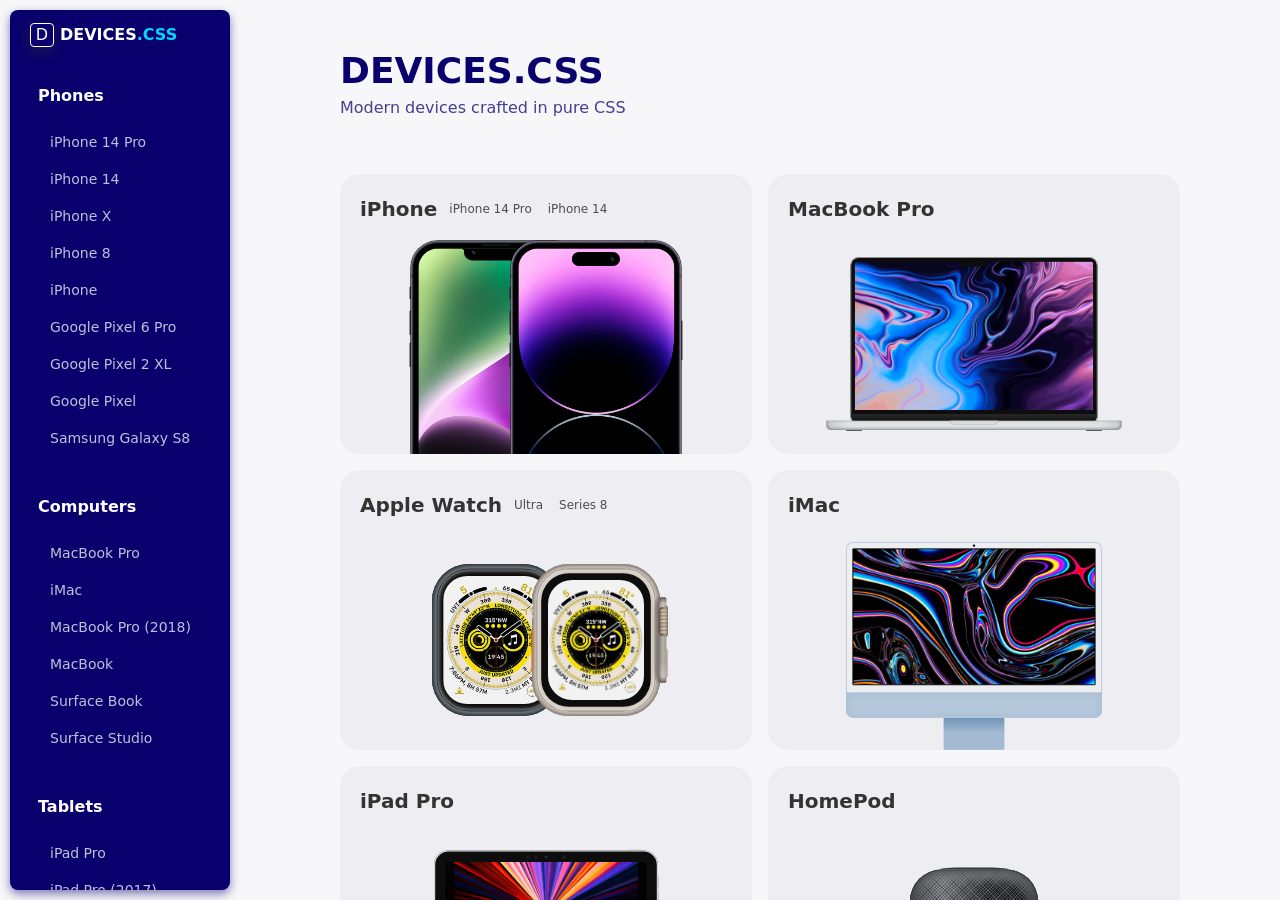
<file: index.html>
<!DOCTYPE html>
<html lang="en">

<head>
  <title>Devices.css - Modern devices crafted in pure CSS</title>
  <meta charset="utf-8">
  <meta name="robots" content="index, follow">
  <meta name="viewport" content="width=device-width, initial-scale=1.0, shrink-to-fit=no">
  <meta http-equiv="x-ua-compatible" content="ie=edge">
  <meta name="description"
    content="Modern devices crafted in pure CSS. Pure CSS iPhone 14 Pro, iPhone 14, MacBook Pro, iPad Pro, iMac, Apple Watch Ultra, HomePod, iPhone 1st gen, and Surface family devices.">
  <meta name="author" content="@Pro-Bandey">
  <meta property="og:url" content="https://pro-bandey.github.iodevices.css">
  <meta property="og:title" content="Devices.css - Modern devices crafted in pure CSS">
  <meta property="og:type" content="website">
  <meta property="og:description"
    content="Modern devices crafted in pure CSS. Pure CSS iPhone 14 Pro, iPhone 14, MacBook Pro, iPad Pro, iMac, Apple Watch Ultra, HomePod, iPhone 1st gen, and Surface family devices.">
  <meta property="og:image" content="./src/social-image.jpg">
  <meta name="twitter:card" content="summary">
  <meta name="twitter:site" content="@Pro-Bandey">
  <meta name="twitter:creator" content="@Pro-Bandey">
  <link rel="icon" href="./src/favicon.svg">
  <link rel="stylesheet" href="./src/css/demo.min.css">
  <link rel="stylesheet" href="./src/css/devices.min.css">
  <link rel="canonical" href="https://pro-bandey.github.iodevices.css">
</head>

<body>
  <input class="rework-switch" type="checkbox" id="rework-switch" name="rework-switch" hidden>
  <div class="rework-container">
    <label class="rework-overlay" for="rework-switch"></label>
    <div class="rework-brand rework-brand-fixed"><a class="brand-logo" href="./"><span
          class="brand-primary">D</span><span class="brand-secondary ml-1">DEVICES</span><span
          class="brand-extra">.CSS</span></a>
      <label class="brand-homebtn c-hand" for="rework-switch">
        <div class="icon-menu"></div>
      </label>
    </div>
    <div class="section-aside">
      <div class="sidebar-container">
        <div class="rework-brand"><a class="brand-logo" href="./"><span class="brand-primary">D</span><span
              class="brand-secondary ml-1">DEVICES</span><span class="brand-extra">.CSS</span>
            <h1 class="text-assistive">Devices.css</h1>
          </a></div>
        <nav class="rework-menu"><a class="menu-parent" href="./phones">Phones</a>
          <ul class="menu menu-nav">
            <li class="menu-item"><a class="rework-title" href="./phones#iphone-14-pro">iPhone 14 Pro</a></li>
            <li class="menu-item"><a class="rework-title" href="./phones#iphone-14">iPhone 14</a></li>
            <li class="menu-item"><a class="rework-title" href="./phones#iphone-x">iPhone X</a></li>
            <li class="menu-item"><a class="rework-title" href="./phones#iphone-8">iPhone 8</a></li>
            <li class="menu-item"><a class="rework-title" href="./phones#the-iphone">iPhone</a></li>
            <li class="menu-item"><a class="rework-title" href="./phones#google-pixel-6-pro">Google Pixel 6 Pro</a></li>
            <li class="menu-item"><a class="rework-title" href="./phones#google-pixel-2-xl">Google Pixel 2 XL</a></li>
            <li class="menu-item"><a class="rework-title" href="./phones#google-pixel">Google Pixel</a></li>
            <li class="menu-item"><a class="rework-title" href="./phones#samsung-galaxy-s8">Samsung Galaxy S8</a></li>
          </ul><a class="menu-parent" href="./computers/">Computers</a>
          <ul class="menu menu-nav">
            <li class="menu-item"><a class="rework-title" href="./computers/#macbook-pro">MacBook Pro</a></li>
            <li class="menu-item"><a class="rework-title" href="./computers/#imac">iMac</a></li>
            <li class="menu-item"><a class="rework-title" href="./computers/#macbook-pro-2018">MacBook Pro (2018)</a>
            </li>
            <li class="menu-item"><a class="rework-title" href="./computers/#macbook">MacBook</a></li>
            <li class="menu-item"><a class="rework-title" href="./computers/#surface-book">Surface Book</a></li>
            <li class="menu-item"><a class="rework-title" href="./computers/#surface-studio">Surface Studio</a></li>
          </ul><a class="menu-parent" href="./tablets/">Tablets</a>
          <ul class="menu menu-nav">
            <li class="menu-item"><a class="rework-title" href="./tablets/#ipad-pro">iPad Pro</a></li>
            <li class="menu-item"><a class="rework-title" href="./tablets/#ipad-pro-2017">iPad Pro (2017)</a></li>
            <li class="menu-item"><a class="rework-title" href="./tablets/#surface-pro-2017">Surface Pro</a></li>
          </ul><a class="menu-parent" href="./watches/">Watches</a>
          <ul class="menu menu-nav">
            <li class="menu-item"><a class="rework-title" href="./watches/#apple-watch-ultra">Apple Watch Ultra</a>
            </li>
            <li class="menu-item"><a class="rework-title" href="./watches/#apple-watch-series-8">Apple Watch Series
                8</a></li>
          </ul><a class="menu-parent" href="./accessories/">Accessories</a>
          <ul class="menu menu-nav">
            <li class="menu-item"><a class="rework-title" href="./accessories/#homepod">HomePod</a></li>
            <li class="menu-item"><a class="rework-title" href="./accessories/#pro-display-xdr">Pro Display XDR</a>
            </li>
          </ul>
        </nav>
      </div>
    </div>
    <main class="section-main">
      <div class="container grid-md">
        <div class="columns">
          <div class="hero-container column col-12">
            <div class="rework-hero">
              <div class="hero-content">
                <h1 class="hero-title">DEVICES.CSS</h1>
                <h2 class="hero-subtitle">Modern devices crafted in pure CSS</h2>
              </div>
            </div>
          </div>
        </div>
        <div class="columns">
          <div class="column col-6 col-md-12"><a class="hero-section" href="./phones#iphone-14-pro" target="_blank">
              <div class="demo-title">iPhone<small class="label label-gray ml-2">iPhone 14 Pro</small><small
                  class="label label-gray ml-2">iPhone 14</small></div>
              <div class="demo demo-iphone-14">
                <div class="device device-iphone-14">
                  <div class="device-frame"><img class="device-screen" src="./src/img/bg-iphone-14.jpg"></div>
                  <div class="device-stripe"></div>
                  <div class="device-header"></div>
                  <div class="device-sensors"></div>
                  <div class="device-btns"></div>
                  <div class="device-power"></div>
                  <div class="device-home"></div>
                </div>
              </div>
              <div class="demo demo-iphone-14-pro">
                <div class="device device-iphone-14-pro">
                  <div class="device-frame"><img class="device-screen" src="./src/img/bg-iphone-14-pro.jpg"></div>
                  <div class="device-stripe"></div>
                  <div class="device-header"></div>
                  <div class="device-sensors"></div>
                  <div class="device-btns"></div>
                  <div class="device-power"></div>
                  <div class="device-home"></div>
                </div>
              </div>
            </a></div>
          <div class="column col-6 col-md-12"><a class="hero-section" href="./computers/#macbook-pro" target="_blank">
              <div class="demo-title">MacBook Pro</div>
              <div class="demo demo-macbook-pro">
                <div class="device device-macbook-pro">
                  <div class="device-frame"><img class="device-screen" src="./src/img/bg-10.jpg"></div>
                  <div class="device-stripe"></div>
                  <div class="device-header"></div>
                  <div class="device-sensors"></div>
                  <div class="device-btns"></div>
                  <div class="device-power"></div>
                  <div class="device-home"></div>
                </div>
              </div>
            </a></div>
          <div class="column col-6 col-md-12"><a class="hero-section" href="./watches/#apple-watch-ultra"
              target="_blank">
              <div class="demo-title">Apple Watch<small class="label label-gray ml-2">Ultra</small><small
                  class="label label-gray ml-2">Series 8</small></div>
              <div class="demo demo-apple-watch">
                <div class="device device-apple-watch-s8">
                  <div class="device-frame"><img class="device-screen" src="./src/img/bg-watch.jpg"></div>
                  <div class="device-stripe"></div>
                  <div class="device-header"></div>
                  <div class="device-sensors"></div>
                  <div class="device-btns"></div>
                  <div class="device-power"></div>
                  <div class="device-home"></div>
                </div>
              </div>
              <div class="demo demo-apple-watch">
                <div class="device device-apple-watch-ultra">
                  <div class="device-frame"><img class="device-screen" src="./src/img/bg-watch.jpg"></div>
                  <div class="device-stripe"></div>
                  <div class="device-header"></div>
                  <div class="device-sensors"></div>
                  <div class="device-btns"></div>
                  <div class="device-power"></div>
                  <div class="device-home"></div>
                </div>
              </div>
            </a></div>
          <div class="column col-6 col-md-12"><a class="hero-section" href="./computers/#imac" target="_blank">
              <div class="demo-title">iMac</div>
              <div class="demo demo-imac">
                <div class="device device-imac device-blue">
                  <div class="device-frame"><img class="device-screen" src="./src/img/bg-08.jpg"></div>
                  <div class="device-stripe"></div>
                  <div class="device-header"></div>
                  <div class="device-sensors"></div>
                  <div class="device-btns"></div>
                  <div class="device-power"></div>
                  <div class="device-home"></div>
                </div>
              </div>
            </a></div>
          <div class="column col-6 col-md-12"><a class="hero-section" href="./tablets/#ipad-pro" target="_blank">
              <div class="demo-title">iPad Pro</div>
              <div class="demo demo-ipad-pro">
                <div class="device device-ipad-pro">
                  <div class="device-frame"><img class="device-screen" src="./src/img/bg-01.jpg" loading="lazy"></div>
                  <div class="device-stripe"></div>
                  <div class="device-header"></div>
                  <div class="device-sensors"></div>
                  <div class="device-btns"></div>
                  <div class="device-power"></div>
                  <div class="device-home"></div>
                </div>
              </div>
            </a></div>
          <div class="column col-6 col-md-12"><a class="hero-section" href="./accessories/#homepod" target="_blank">
              <div class="demo-title">HomePod</div>
              <div class="demo demo-homepod">
                <div class="device device-homepod">
                  <div class="device-frame"></div>
                  <div class="device-stripe"></div>
                  <div class="device-header"></div>
                  <div class="device-sensors"></div>
                  <div class="device-btns"></div>
                  <div class="device-power"></div>
                  <div class="device-home"></div>
                </div>
              </div>
            </a></div>
          <div class="column col-6 col-md-12"><a class="hero-section" href="./phones#google-pixel-6-pro"
              target="_blank">
              <div class="demo-title">Google Pixel 6 Pro<small class="label label-gray ml-2"> </small></div>
              <div class="demo demo-google-pixel-6-pro">
                <div class="device device-google-pixel-6-pro">
                  <div class="device-frame"><img class="device-screen" src="./src/img/bg-pixel-6.jpg" loading="lazy">
                  </div>
                  <div class="device-stripe"></div>
                  <div class="device-header"></div>
                  <div class="device-sensors"></div>
                  <div class="device-btns"></div>
                  <div class="device-power"></div>
                  <div class="device-home"></div>
                </div>
              </div>
            </a></div>
          <div class="column col-6 col-md-12"><a class="hero-section" href="./phones#the-iphone" target="_blank">
              <div class="demo-title">iPhone<small class="label label-gray ml-2">ORIGINAL</small></div>
              <div class="demo demo-the-iphone">
                <div class="device device-the-iphone">
                  <div class="device-frame"><img class="device-screen" src="./src/img/bg-iphone.jpg"></div>
                  <div class="device-stripe"></div>
                  <div class="device-header"></div>
                  <div class="device-sensors"></div>
                  <div class="device-btns"></div>
                  <div class="device-power"></div>
                  <div class="device-home"></div>
                </div>
              </div>
            </a></div>
        </div>
      </div>
      <footer class="section-footer">
        <div class="container grid-md"><span>Crafted with <span class="text-error">♥ </span><span>by </span><a
              href="https://github.com/Pro-Bandey/" target="_blank" rel="noopener noreferrer"><strong>Pro Bandey</strong></a></span><span class="ml-1 mr-1">·</span><a
            href="https://github.com/Pro-Bandey/devices.css" target="_blank"
            rel="noopener noreferrer"><strong>GitHub</strong></a><span class="ml-1 mr-1">·</span></div>
      </footer>
    </main>
  </div>
</body>

</html>
</file>
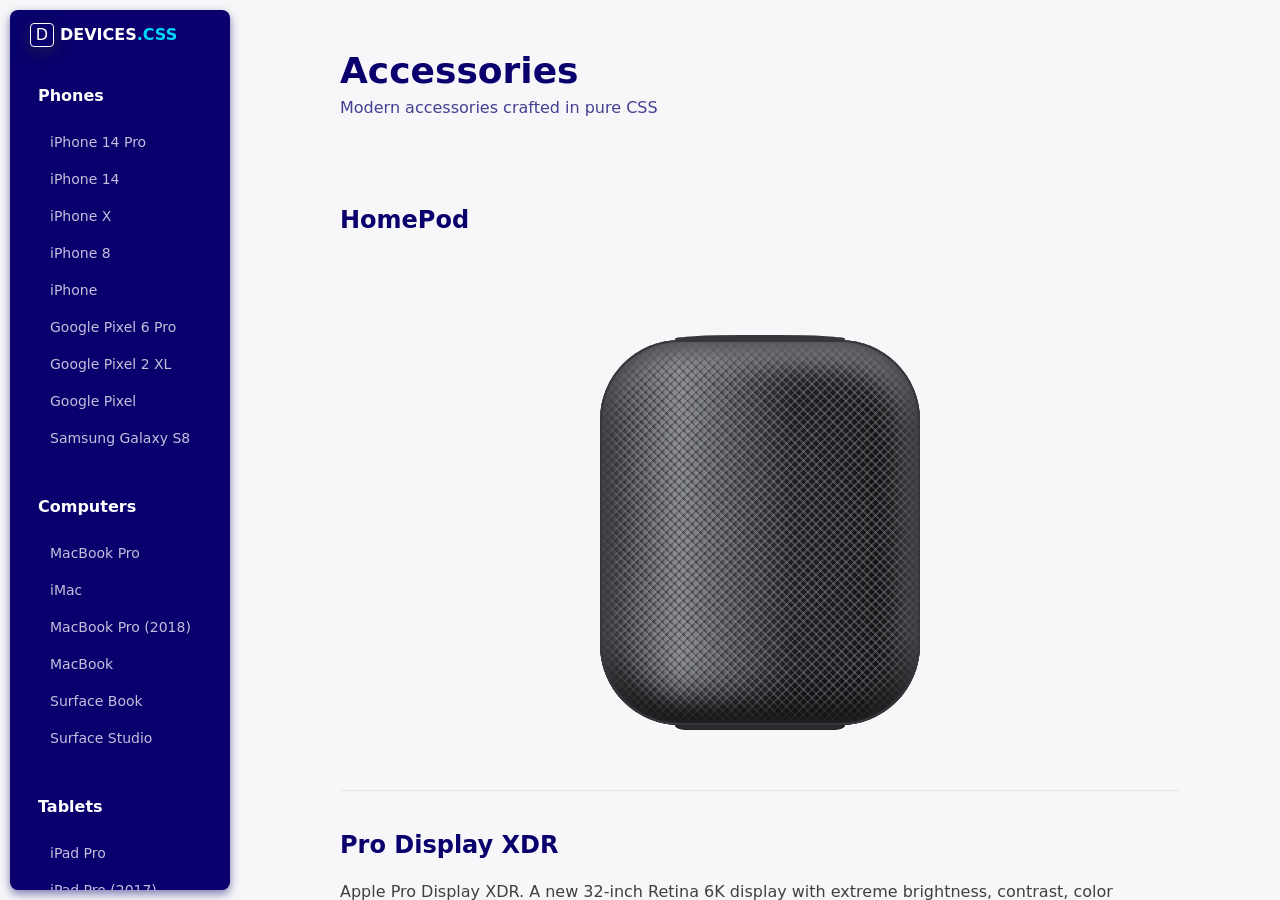
<file: accessories/index.html>
<!DOCTYPE html>
<html lang="en">

<head>
  <title>Accessories - Devices.css - Modern devices crafted in pure CSS</title>
  <meta charset="utf-8">
  <meta name="robots" content="index, follow">
  <meta name="viewport" content="width=device-width, initial-scale=1.0, shrink-to-fit=no">
  <meta http-equiv="x-ua-compatible" content="ie=edge">
  <meta name="description"
    content="Pure CSS Apple HomePod, Apple Pro Display XDR devices. Pure CSS accessories mockups. Modern accessories crafted in pure CSS.">
  <meta name="author" content="@Pro-Bandey">
  <meta property="og:url" content="https://pro-bandey.github.iodevices.css/accessories/">
  <meta property="og:title" content="Accessories - Devices.css - Modern devices crafted in pure CSS">
  <meta property="og:type" content="website">
  <meta property="og:description"
    content="Pure CSS Apple HomePod, Apple Pro Display XDR devices. Pure CSS accessories mockups. Modern accessories crafted in pure CSS.">
  <meta property="og:image" content="../src/social-image.jpg">
  <meta name="twitter:card" content="summary">
  <meta name="twitter:site" content="@Pro-Bandey">
  <meta name="twitter:creator" content="@Pro-Bandey">
  <link rel="icon" href="../src/favicon.svg">
  <link rel="stylesheet" href="../src/css/demo.min.css">
  <link rel="stylesheet" href="../src/css/devices.min.css">
  <link rel="canonical" href="https://pro-bandey.github.iodevices.css/accessories/">
</head>

<body>
  <input class="rework-switch" type="checkbox" id="rework-switch" name="rework-switch" hidden>
  <div class="rework-container">
    <label class="rework-overlay" for="rework-switch"></label>
    <div class="rework-brand rework-brand-fixed"><a class="brand-logo" href="../"><span
          class="brand-primary">D</span><span class="brand-secondary ml-1">DEVICES</span><span
          class="brand-extra">.CSS</span></a>
      <label class="brand-homebtn c-hand" for="rework-switch">
        <div class="icon-menu"></div>
      </label>
    </div>
    <div class="section-aside">
      <div class="sidebar-container">
        <div class="rework-brand"><a class="brand-logo" href="../"><span class="brand-primary">D</span><span
              class="brand-secondary ml-1">DEVICES</span><span class="brand-extra">.CSS</span>
            <h1 class="text-assistive">Devices.css</h1>
          </a></div>
        <nav class="rework-menu"><a class="menu-parent" href="../phones/">Phones</a>
          <ul class="menu menu-nav">
            <li class="menu-item"><a class="rework-title" href="../phones/#iphone-14-pro">iPhone 14 Pro</a></li>
            <li class="menu-item"><a class="rework-title" href="../phones/#iphone-14">iPhone 14</a></li>
            <li class="menu-item"><a class="rework-title" href="../phones/#iphone-x">iPhone X</a></li>
            <li class="menu-item"><a class="rework-title" href="../phones/#iphone-8">iPhone 8</a></li>
            <li class="menu-item"><a class="rework-title" href="../phones/#the-iphone">iPhone</a></li>
            <li class="menu-item"><a class="rework-title" href="../phones/#google-pixel-6-pro">Google Pixel 6 Pro</a>
            </li>
            <li class="menu-item"><a class="rework-title" href="../phones/#google-pixel-2-xl">Google Pixel 2 XL</a></li>
            <li class="menu-item"><a class="rework-title" href="../phones/#google-pixel">Google Pixel</a></li>
            <li class="menu-item"><a class="rework-title" href="../phones/#samsung-galaxy-s8">Samsung Galaxy S8</a></li>
          </ul><a class="menu-parent" href="../computers/">Computers</a>
          <ul class="menu menu-nav">
            <li class="menu-item"><a class="rework-title" href="../computers/#macbook-pro">MacBook Pro</a></li>
            <li class="menu-item"><a class="rework-title" href="../computers/#imac">iMac</a></li>
            <li class="menu-item"><a class="rework-title" href="../computers/#macbook-pro-2018">MacBook Pro (2018)</a>
            </li>
            <li class="menu-item"><a class="rework-title" href="../computers/#macbook">MacBook</a></li>
            <li class="menu-item"><a class="rework-title" href="../computers/#surface-book">Surface Book</a></li>
            <li class="menu-item"><a class="rework-title" href="../computers/#surface-studio">Surface Studio</a></li>
          </ul><a class="menu-parent" href="../tablets/">Tablets</a>
          <ul class="menu menu-nav">
            <li class="menu-item"><a class="rework-title" href="../tablets/#ipad-pro">iPad Pro</a></li>
            <li class="menu-item"><a class="rework-title" href="../tablets/#ipad-pro-2017">iPad Pro (2017)</a></li>
            <li class="menu-item"><a class="rework-title" href="../tablets/#surface-pro-2017">Surface Pro</a></li>
          </ul><a class="menu-parent" href="../watches/">Watches</a>
          <ul class="menu menu-nav">
            <li class="menu-item"><a class="rework-title" href="../watches/#apple-watch-ultra">Apple Watch Ultra</a>
            </li>
            <li class="menu-item"><a class="rework-title" href="../watches/#apple-watch-series-8">Apple Watch Series
                8</a></li>
          </ul><a class="menu-parent" href="">Accessories</a>
          <ul class="menu menu-nav">
            <li class="menu-item"><a class="rework-title" href="#homepod">HomePod</a></li>
            <li class="menu-item"><a class="rework-title" href="#pro-display-xdr">Pro Display XDR</a></li>
          </ul>
        </nav>
      </div>
    </div>
    <main class="section-main">
      <div class="container grid-md">
        <div class="columns">
          <div class="hero-container column col-md-12">
            <div class="rework-hero">
              <div class="hero-content">
                <h1 class="hero-title">Accessories</h1>
                <h2 class="hero-subtitle">Modern accessories crafted in pure CSS</h2>
                <h2 class="text-assistive">Pure CSS Apple HomePod, Apple Pro Display XDR devices. Pure CSS accessories
                  mockups. Modern accessories crafted in pure CSS.</h2>
              </div>
            </div>
          </div>
        </div>
        <div class="columns">
          <div class="content-container column col-md-12">
            <h2 class="rework-title" id="homepod">HomePod</h2>
            <h3 class="text-assistive">Pure CSS Apple HomePod, Apple HomePod in pure CSS</h3>
            <div class="rework-content">
              <p> </p>
            </div>
            <div class="rework-device accessories">
              <div class="device device-homepod">
                <div class="device-frame"></div>
                <div class="device-stripe"></div>
                <div class="device-header"></div>
                <div class="device-sensors"></div>
                <div class="device-btns"></div>
                <div class="device-power"></div>
                <div class="device-home"></div>
              </div>
            </div>
          </div>
        </div>
        <div class="columns">
          <div class="content-container column col-md-12">
            <h2 class="rework-title" id="pro-display-xdr">Pro Display XDR</a>
            </h2>
            <h3 class="text-assistive">Pure CSS Apple Pro Display XDR, Apple Pro Display XDR in pure CSS</h3>
            <div class="rework-content">
              <p>Apple Pro Display XDR. A new 32-inch Retina 6K display with extreme brightness, contrast, color
                accuracy, and HDR that transforms the way you work.</p>
            </div>
            <div class="rework-device accessories">
              <div class="device device-pro-display-xdr">
                <div class="device-frame"><img class="device-screen" src="../src/img/bg-08.jpg" loading="lazy"></div>
                <div class="device-stripe"></div>
                <div class="device-header"></div>
                <div class="device-sensors"></div>
                <div class="device-btns"></div>
                <div class="device-power"></div>
                <div class="device-home"></div>
              </div>
            </div>
          </div>
        </div>
        <div class="columns">
          <ul class="pagination column">
            <div class="page-item page-prev"><a href="../watches/">
                <div class="page-item-subtitle">Previous</div>
                <div class="page-item-title h5">Watches</div>
              </a></div>
          </ul>
        </div>
      </div>
      <footer class="section-footer">
        <div class="container grid-md"><span>Crafted with <span class="text-error">♥ </span><span>by </span><a
              href="https://github.com/Pro-Bandey/" target="_blank" rel="noopener noreferrer"><strong>Pro Bandey</strong></a></span><span class="ml-1 mr-1">·</span><a
            href="https://github.com/Pro-Bandey/devices.css" target="_blank"
            rel="noopener noreferrer"><strong>GitHub</strong></a></div>
      </footer>
    </main>
  </div>
  <script async="" src="../src/js/main.min.js"></script>
</body>

</html>
</file>
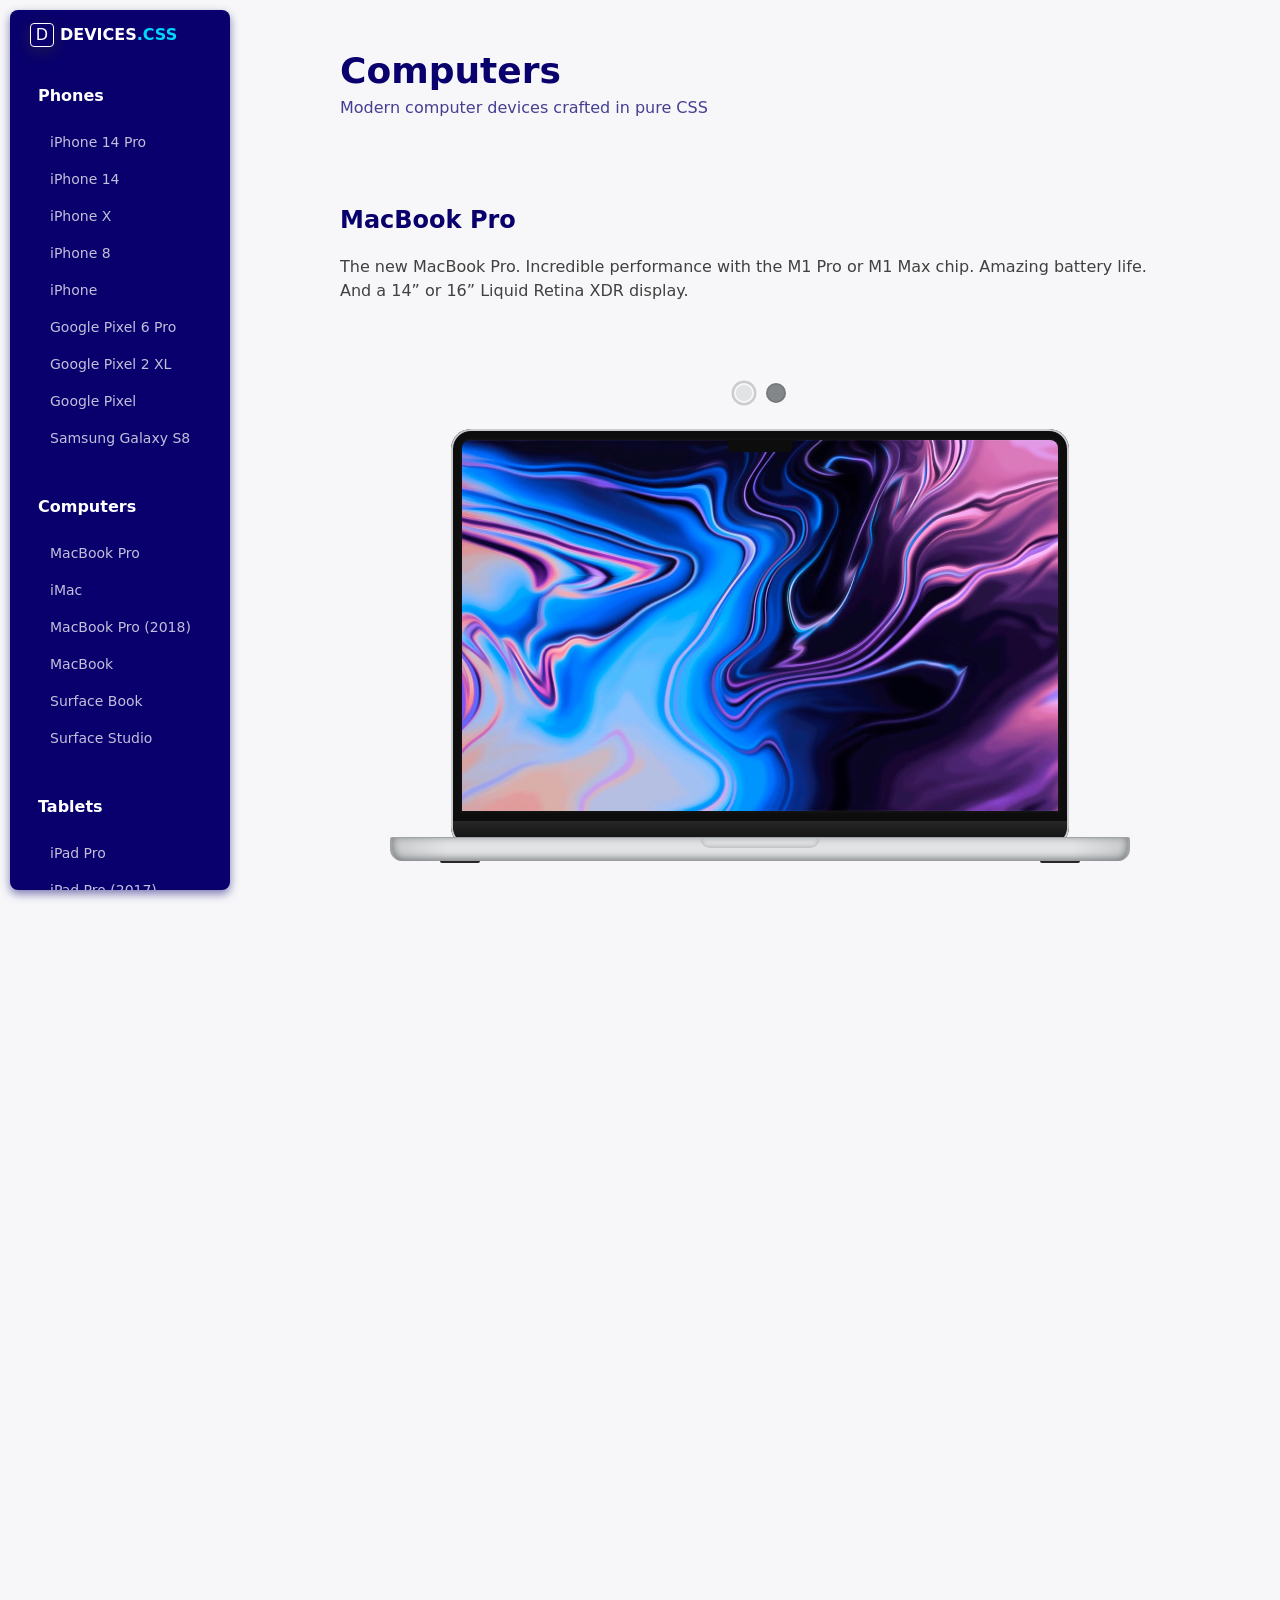
<file: computers/index.html>
<!DOCTYPE html>
<html lang="en">

<head>
  <title>Computers - Devices.css - Modern devices crafted in pure CSS</title>
  <meta charset="utf-8">
  <meta name="robots" content="index, follow">
  <meta name="viewport" content="width=device-width, initial-scale=1.0, shrink-to-fit=no">
  <meta http-equiv="x-ua-compatible" content="ie=edge">
  <meta name="description"
    content="Pure CSS MacBook Pro, iMac, MacBook Pro (2018), MacBook, Surface Book, Surface Studio devices. Pure CSS computer devices mockups. Modern computer devices crafted in pure CSS.">
  <meta name="author" content="@Pro-Bandey">
  <meta property="og:url" content="https://pro-bandey.github.iodevices.css/computers/">
  <meta property="og:title" content="Computers - Devices.css - Modern devices crafted in pure CSS">
  <meta property="og:type" content="website">
  <meta property="og:description"
    content="Pure CSS MacBook Pro, iMac, MacBook Pro (2018), MacBook, Surface Book, Surface Studio devices. Pure CSS computer devices mockups. Modern computer devices crafted in pure CSS.">
  <meta property="og:image" content="../src/social-image.jpg">
  <meta name="twitter:card" content="summary">
  <meta name="twitter:site" content="@Pro-Bandey">
  <meta name="twitter:creator" content="@Pro-Bandey">
  <link rel="icon" href="../src/favicon.svg">
  <link rel="stylesheet" href="../src/css/demo.min.css">
  <link rel="stylesheet" href="../src/css/devices.min.css">
  <link rel="canonical" href="https://pro-bandey.github.iodevices.css/computers/">
</head>

<body>
  <input class="rework-switch" type="checkbox" id="rework-switch" name="rework-switch" hidden>
  <div class="rework-container">
    <label class="rework-overlay" for="rework-switch"></label>
    <div class="rework-brand rework-brand-fixed"><a class="brand-logo" href="../"><span
          class="brand-primary">D</span><span class="brand-secondary ml-1">DEVICES</span><span
          class="brand-extra">.CSS</span></a>
      <label class="brand-homebtn c-hand" for="rework-switch">
        <div class="icon-menu"></div>
      </label>
    </div>
    <div class="section-aside">
      <div class="sidebar-container">
        <div class="rework-brand"><a class="brand-logo" href="../"><span class="brand-primary">D</span><span
              class="brand-secondary ml-1">DEVICES</span><span class="brand-extra">.CSS</span>
            <h1 class="text-assistive">Devices.css</h1>
          </a></div>
        <nav class="rework-menu"><a class="menu-parent" href="../phones/">Phones</a>
          <ul class="menu menu-nav">
            <li class="menu-item"><a class="rework-title" href="../phones/#iphone-14-pro">iPhone 14 Pro</a></li>
            <li class="menu-item"><a class="rework-title" href="../phones/#iphone-14">iPhone 14</a></li>
            <li class="menu-item"><a class="rework-title" href="../phones/#iphone-x">iPhone X</a></li>
            <li class="menu-item"><a class="rework-title" href="../phones/#iphone-8">iPhone 8</a></li>
            <li class="menu-item"><a class="rework-title" href="../phones/#the-iphone">iPhone</a></li>
            <li class="menu-item"><a class="rework-title" href="../phones/#google-pixel-6-pro">Google Pixel 6 Pro</a>
            </li>
            <li class="menu-item"><a class="rework-title" href="../phones/#google-pixel-2-xl">Google Pixel 2 XL</a>
            </li>
            <li class="menu-item"><a class="rework-title" href="../phones/#google-pixel">Google Pixel</a></li>
            <li class="menu-item"><a class="rework-title" href="../phones/#samsung-galaxy-s8">Samsung Galaxy S8</a>
            </li>
          </ul><a class="menu-parent" href="">Computers</a>
          <ul class="menu menu-nav">
            <li class="menu-item"><a class="rework-title" href="#macbook-pro">MacBook Pro</a></li>
            <li class="menu-item"><a class="rework-title" href="#imac">iMac</a></li>
            <li class="menu-item"><a class="rework-title" href="#macbook-pro-2018">MacBook Pro (2018)</a>
            </li>
            <li class="menu-item"><a class="rework-title" href="#macbook">MacBook</a></li>
            <li class="menu-item"><a class="rework-title" href="#surface-book">Surface Book</a></li>
            <li class="menu-item"><a class="rework-title" href="#surface-studio">Surface Studio</a></li>
          </ul><a class="menu-parent" href="../tablets/">Tablets</a>
          <ul class="menu menu-nav">
            <li class="menu-item"><a class="rework-title" href="../tablets/#ipad-pro">iPad Pro</a></li>
            <li class="menu-item"><a class="rework-title" href="../tablets/#ipad-pro-2017">iPad Pro (2017)</a></li>
            <li class="menu-item"><a class="rework-title" href="../tablets/#surface-pro-2017">Surface Pro</a></li>
          </ul><a class="menu-parent" href="../watches/">Watches</a>
          <ul class="menu menu-nav">
            <li class="menu-item"><a class="rework-title" href="../watches/#apple-watch-ultra">Apple Watch Ultra</a>
            </li>
            <li class="menu-item"><a class="rework-title" href="../watches/#apple-watch-series-8">Apple Watch Series
                8</a></li>
          </ul><a class="menu-parent" href="../accessories/">Accessories</a>
          <ul class="menu menu-nav">
            <li class="menu-item"><a class="rework-title" href="../accessories/#homepod">HomePod</a></li>
            <li class="menu-item"><a class="rework-title" href="../accessories/#pro-display-xdr">Pro Display XDR</a>
            </li>
          </ul>
        </nav>
      </div>
    </div>
    <main class="section-main">
      <div class="container grid-md">
        <div class="columns">
          <div class="hero-container column col-md-12">
            <div class="rework-hero">
              <div class="hero-content">
                <h1 class="hero-title">Computers</h1>
                <h2 class="hero-subtitle">Modern computer devices crafted in pure CSS</h2>
                <h2 class="text-assistive">Pure CSS MacBook Pro, iMac, MacBook Pro (2018), MacBook, Surface Book,
                  Surface Studio devices. Pure CSS computer devices mockups. Modern computer devices crafted in pure
                  CSS.</h2>
              </div>
            </div>
          </div>
        </div>
        <div class="columns">
          <div class="content-container column col-md-12">
            <h2 class="rework-title" id="macbook-pro">MacBook Pro</h2>
            <h3 class="text-assistive">Pure CSS MacBook Pro, MacBook Pro in pure CSS</h3>
            <div class="rework-content">
              <p>The new MacBook Pro. Incredible performance with the M1 Pro or M1 Max chip. Amazing battery life. And a
                14” or 16” Liquid Retina XDR display. </p>
            </div>
            <div class="rework-device computers">
              <div class="dots">
                <div class="dot tooltip active" style="background:#e2e3e4;" data-tooltip="device-silver (default)">
                </div>
                <div class="dot tooltip" style="background:#83878a;" data-tooltip="device-spacegray"></div>
              </div>
              <div class="device device-macbook-pro">
                <div class="device-frame"><img class="device-screen" src="../src/img/bg-10.jpg" loading="lazy">
                </div>
                <div class="device-stripe"></div>
                <div class="device-header"></div>
                <div class="device-sensors"></div>
                <div class="device-btns"></div>
                <div class="device-power"></div>
                <div class="device-home"></div>
              </div>
            </div>
          </div>
        </div>
        <div class="columns">
          <div class="content-container column col-md-12">
            <h2 class="rework-title" id="imac">iMac</h2>
            <h3 class="text-assistive">Pure CSS iMac, iMac in pure CSS</h3>
            <div class="rework-content">
              <p>The new, strikingly thin 24-inch iMac with M1 chip comes with configurable memory, storage, and more.
                Available in 7 colors.</p>
            </div>
            <div class="rework-device computers">
              <div class="dots">
                <div class="dot tooltip active" style="background:#D4D5D7;" data-tooltip="device-silver (default)">
                </div>
                <div class="dot tooltip" style="background:#ABBDD0;" data-tooltip="device-blue"></div>
                <div class="dot tooltip" style="background:#BBD0C8;" data-tooltip="device-green"></div>
                <div class="dot tooltip" style="background:#EDCCC6;" data-tooltip="device-pink"></div>
                <div class="dot tooltip" style="background:#F4D595;" data-tooltip="device-yellow"></div>
                <div class="dot tooltip" style="background:#E9B5A0;" data-tooltip="device-orange"></div>
                <div class="dot tooltip" style="background:#C4C4E5;" data-tooltip="device-purple"></div>
              </div>
              <div class="device device-imac">
                <div class="device-frame"><img class="device-screen" src="../src/img/bg-08.jpg" loading="lazy">
                </div>
                <div class="device-stripe"></div>
                <div class="device-header"></div>
                <div class="device-sensors"></div>
                <div class="device-btns"></div>
                <div class="device-power"></div>
                <div class="device-home"></div>
              </div>
            </div>
          </div>
        </div>
        <div class="columns">
          <div class="content-container column col-md-12">
            <h2 class="rework-title" id="macbook-pro-2018">MacBook Pro (2018)</h2>
            <h3 class="text-assistive">Pure CSS MacBook Pro (2018), MacBook Pro (2018) in pure CSS</h3>
            <div class="rework-content">
              <p> </p>
            </div>
            <div class="rework-device computers">
              <div class="dots">
                <div class="dot active tooltip" style="background:#e2e3e4;" data-tooltip="device-silver (default)">
                </div>
                <div class="dot tooltip" style="background:#83878a;" data-tooltip="device-spacegray"></div>
              </div>
              <div class="device device-macbook-pro-2018">
                <div class="device-frame"><img class="device-screen" src="../src/img/bg-10.jpg" loading="lazy">
                </div>
                <div class="device-stripe"></div>
                <div class="device-header"></div>
                <div class="device-sensors"></div>
                <div class="device-btns"></div>
                <div class="device-power"></div>
                <div class="device-home"></div>
              </div>
            </div>
          </div>
        </div>
        <div class="columns">
          <div class="content-container column col-md-12">
            <h2 class="rework-title" id="macbook">MacBook</h2>
            <h3 class="text-assistive">Pure CSS MacBook, MacBook in pure CSS</h3>
            <div class="rework-content">
              <p>The MacBook with Retina display (marketed as "The new MacBook") is a line of portable Macintosh
                computers announced in a special event on March 9, 2015 by Apple Inc. It was superseded by the
                3rd-generation MacBook Air in October 2018.</p>
            </div>
            <div class="rework-device computers">
              <div class="dots">
                <div class="dot tooltip active" style="background:#e2e3e4;" data-tooltip="device-silver (default)">
                </div>
                <div class="dot tooltip" style="background:#f7e8dd;" data-tooltip="device-gold"></div>
                <div class="dot tooltip" style="background:#facfc9;" data-tooltip="device-rosegold"></div>
                <div class="dot tooltip" style="background:#83878a;" data-tooltip="device-spacegray"></div>
              </div>
              <div class="device device-macbook">
                <div class="device-frame"><img class="device-screen" src="../src/img/bg-07.jpg" loading="lazy">
                </div>
                <div class="device-stripe"></div>
                <div class="device-header"></div>
                <div class="device-sensors"></div>
                <div class="device-btns"></div>
                <div class="device-power"></div>
                <div class="device-home"></div>
              </div>
            </div>
          </div>
        </div>
        <div class="columns">
          <div class="content-container column col-md-12">
            <h2 class="rework-title" id="surface-book">Surface Book</h2>
            <h3 class="text-assistive">Pure CSS Surface Book, Surface Book in pure CSS</h3>
            <div class="rework-content">
              <p> </p>
            </div>
            <div class="rework-device computers">
              <div class="dots">
                <div class="dot tooltip active" style="background:#e2e3e4;" data-tooltip="device-silver (default)">
                </div>
                <div class="dot tooltip" style="background:#83878a;" data-tooltip="device-spacegray"></div>
              </div>
              <div class="device device-surface-book">
                <div class="device-frame"><img class="device-screen" src="../src/img/bg-11.jpg" loading="lazy">
                </div>
                <div class="device-stripe"></div>
                <div class="device-header"></div>
                <div class="device-sensors"></div>
                <div class="device-btns"></div>
                <div class="device-power"></div>
                <div class="device-home"></div>
              </div>
            </div>
          </div>
        </div>
        <div class="columns">
          <div class="content-container column col-md-12">
            <h2 class="rework-title" id="surface-studio">Surface Studio</h2>
            <h3 class="text-assistive">Pure CSS Surface Studio, Surface Studio in pure CSS</h3>
            <div class="rework-content">
              <p> </p>
            </div>
            <div class="rework-device computers">
              <div class="device device-surface-studio">
                <div class="device-frame"><img class="device-screen" src="../src/img/bg-12.jpg" loading="lazy">
                </div>
                <div class="device-stripe"></div>
                <div class="device-header"></div>
                <div class="device-sensors"></div>
                <div class="device-btns"></div>
                <div class="device-power"></div>
                <div class="device-home"></div>
              </div>
            </div>
          </div>
        </div>
        <div class="columns">
          <ul class="pagination column">
            <div class="page-item page-prev"><a href="../phones/">
                <div class="page-item-subtitle">Previous</div>
                <div class="page-item-title h5">Phones</div>
              </a></div>
            <div class="page-item page-next"><a href="../tablets/">
                <div class="page-item-subtitle">Next</div>
                <div class="page-item-title h5">Tablets</div>
              </a></div>
          </ul>
        </div>
      </div>
      <footer class="section-footer">
        <div class="container grid-md"><span>Crafted with <span class="text-error">♥ </span><span>by </span><a
              href="https://github.com/Pro-Bandey/" target="_blank" rel="noopener noreferrer"><strong>Pro Bandey</strong></a></span><span class="ml-1 mr-1">·</span><a
            href="https://github.com/Pro-Bandey/devices.css" target="_blank"
            rel="noopener noreferrer"><strong>GitHub</strong></a></div>
      </footer>
    </main>
  </div>
</body>

</html>
</file>
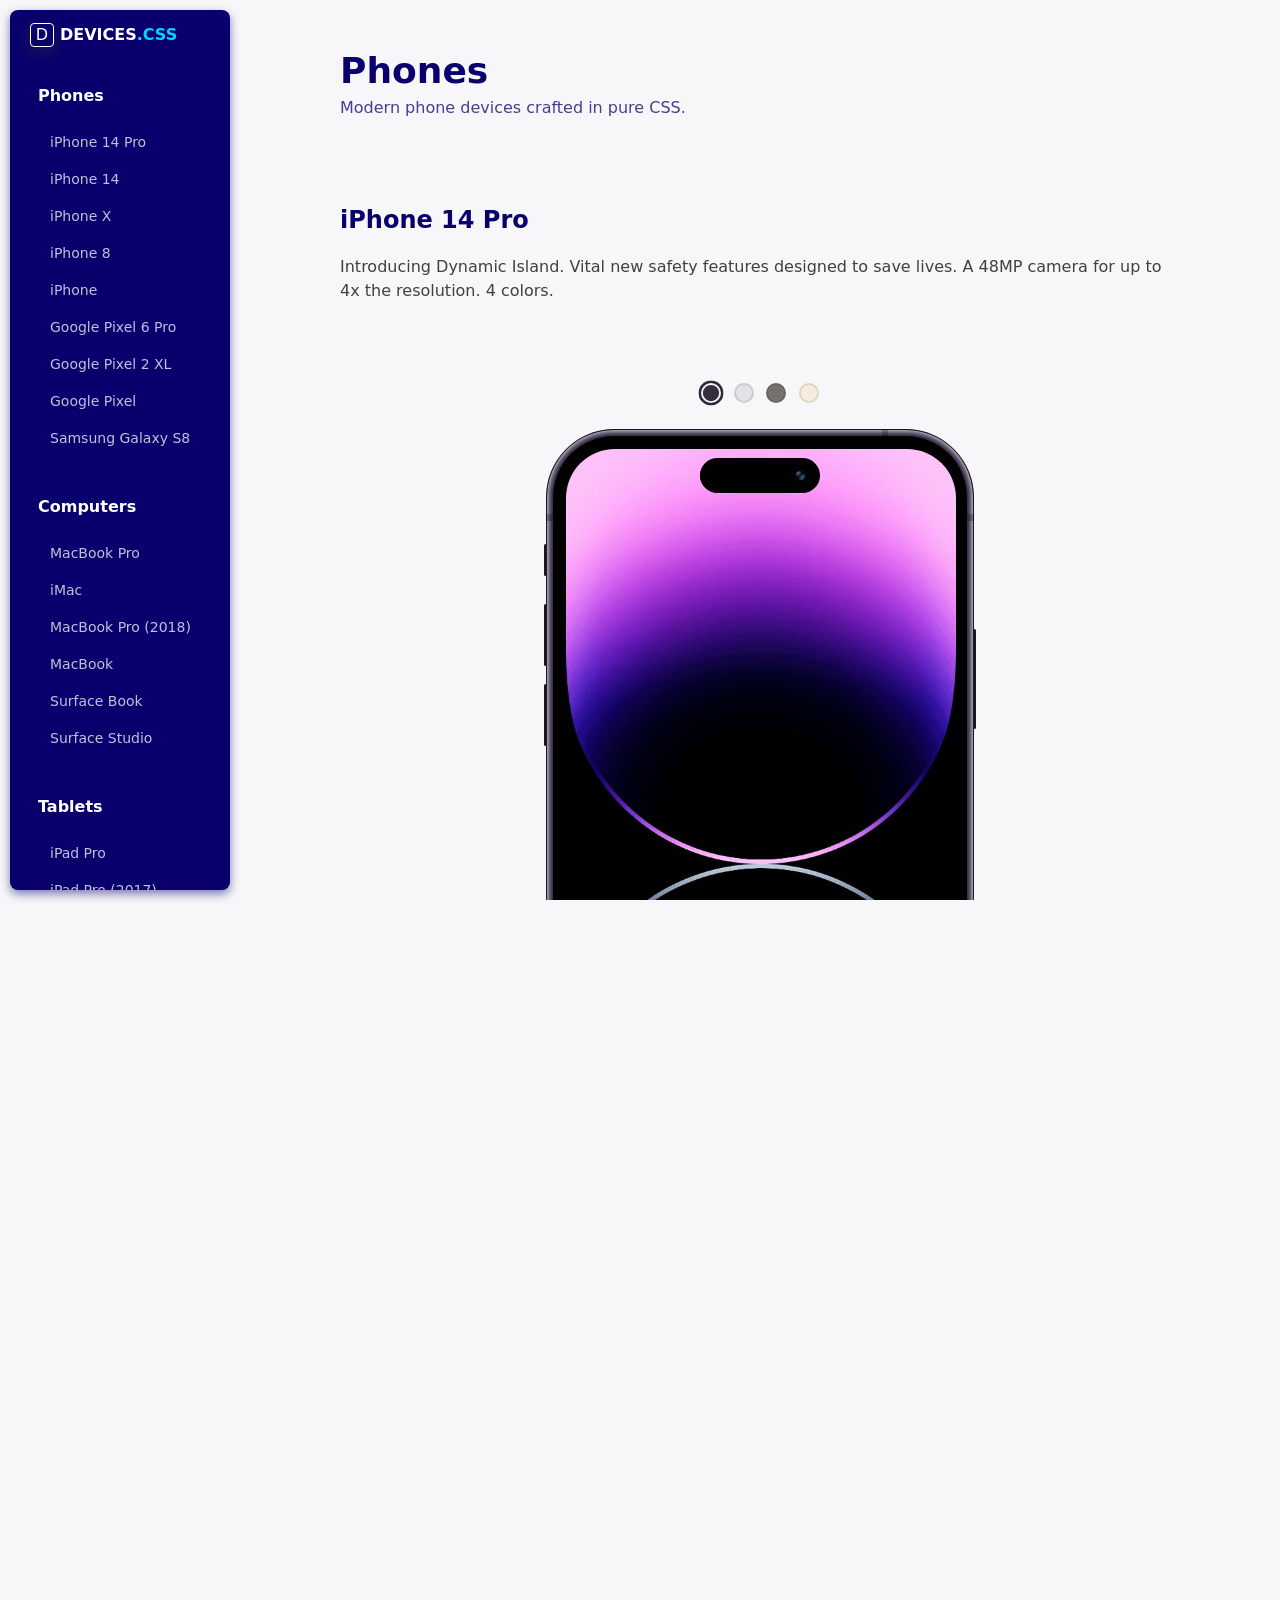
<file: phones/index.html>
<!DOCTYPE html>
<html lang="en">

<head>
  <title>Phones - Devices.css - Modern devices crafted in pure CSS</title>
  <meta charset="utf-8">
  <meta name="robots" content="index, follow">
  <meta name="viewport" content="width=device-width, initial-scale=1.0, shrink-to-fit=no">
  <meta http-equiv="x-ua-compatible" content="ie=edge">
  <meta name="description"
    content="Pure CSS iPhone 14 Pro, iPhone 14, iPhone X, iPhone 8, iPhone 1st gen, Google Pixel 6 Pro, Google Pixel 2 XL, Google Pixel, Samsung Galaxy S8 devices. Pure CSS mobile devices mockups. Modern phone devices crafted in pure CSS.">
  <meta name="author" content="@Pro-Bandey">
  <meta property="og:url" content="https://pro-bandey.github.iodevices.css/phones/">
  <meta property="og:title" content="Phones - Devices.css - Modern devices crafted in pure CSS">
  <meta property="og:type" content="website">
  <meta property="og:description"
    content="Pure CSS iPhone 14 Pro, iPhone 14, iPhone X, iPhone 8, iPhone 1st gen, Google Pixel 6 Pro, Google Pixel 2 XL, Google Pixel, Samsung Galaxy S8 devices. Pure CSS mobile devices mockups. Modern phone devices crafted in pure CSS.">
  <meta property="og:image" content="../src/social-image.jpg">
  <meta name="twitter:card" content="summary">
  <meta name="twitter:site" content="@Pro-Bandey">
  <meta name="twitter:creator" content="@Pro-Bandey">
  <link rel="icon" href="../src/favicon.svg">
  <link rel="stylesheet" href="../src/css/demo.min.css">
  <link rel="stylesheet" href="../src/css/devices.min.css">
  <link rel="canonical" href="https://pro-bandey.github.iodevices.css/phones">
</head>

<body>
  <input class="rework-switch" type="checkbox" id="rework-switch" name="rework-switch" hidden>
  <div class="rework-container">
    <label class="rework-overlay" for="rework-switch"></label>
    <div class="rework-brand rework-brand-fixed"><a class="brand-logo" href="../"><span
          class="brand-primary">D</span><span class="brand-secondary ml-1">DEVICES</span><span
          class="brand-extra">.CSS</span></a>
      <label class="brand-homebtn c-hand" for="rework-switch">
        <div class="icon-menu"></div>
      </label>
    </div>
    <div class="section-aside">
      <div class="sidebar-container">
        <div class="rework-brand"><a class="brand-logo" href="../"><span class="brand-primary">D</span><span
              class="brand-secondary ml-1">DEVICES</span><span class="brand-extra">.CSS</span>
            <h1 class="text-assistive">Devices.css</h1>
          </a></div>
        <nav class="rework-menu"><a class="menu-parent" href="./">Phones</a>
          <ul class="menu menu-nav">
            <li class="menu-item"><a class="rework-title" href="#iphone-14-pro">iPhone 14 Pro</a></li>
            <li class="menu-item"><a class="rework-title" href="#iphone-14">iPhone 14</a></li>
            <li class="menu-item"><a class="rework-title" href="#iphone-x">iPhone X</a></li>
            <li class="menu-item"><a class="rework-title" href="#iphone-8">iPhone 8</a></li>
            <li class="menu-item"><a class="rework-title" href="#the-iphone">iPhone</a></li>
            <li class="menu-item"><a class="rework-title" href="#google-pixel-6-pro">Google Pixel 6 Pro</a></li>
            <li class="menu-item"><a class="rework-title" href="#google-pixel-2-xl">Google Pixel 2 XL</a></li>
            <li class="menu-item"><a class="rework-title" href="#google-pixel">Google Pixel</a></li>
            <li class="menu-item"><a class="rework-title" href="#samsung-galaxy-s8">Samsung Galaxy S8</a></li>
          </ul><a class="menu-parent" href="../computers/">Computers</a>
          <ul class="menu menu-nav">
            <li class="menu-item"><a class="rework-title" href="../computers/#macbook-pro">MacBook Pro</a></li>
            <li class="menu-item"><a class="rework-title" href="../computers/#imac">iMac</a></li>
            <li class="menu-item"><a class="rework-title" href="../computers/#macbook-pro-2018">MacBook Pro (2018)</a>
            </li>
            <li class="menu-item"><a class="rework-title" href="../computers/#macbook">MacBook</a></li>
            <li class="menu-item"><a class="rework-title" href="../computers/#surface-book">Surface Book</a></li>
            <li class="menu-item"><a class="rework-title" href="../computers/#surface-studio">Surface Studio</a></li>
          </ul><a class="menu-parent" href="../tablets/">Tablets</a>
          <ul class="menu menu-nav">
            <li class="menu-item"><a class="rework-title" href="../tablets/#ipad-pro">iPad Pro</a></li>
            <li class="menu-item"><a class="rework-title" href="../tablets/#ipad-pro-2017">iPad Pro (2017)</a></li>
            <li class="menu-item"><a class="rework-title" href="../tablets/#surface-pro-2017">Surface Pro</a></li>
          </ul><a class="menu-parent" href="../watches/">Watches</a>
          <ul class="menu menu-nav">
            <li class="menu-item"><a class="rework-title" href="../watches/#apple-watch-ultra">Apple Watch Ultra</a>
            </li>
            <li class="menu-item"><a class="rework-title" href="../watches/#apple-watch-series-8">Apple Watch Series
                8</a></li>
          </ul><a class="menu-parent" href="../accessories/">Accessories</a>
          <ul class="menu menu-nav">
            <li class="menu-item"><a class="rework-title" href="../accessories/#homepod">HomePod</a></li>
            <li class="menu-item"><a class="rework-title" href="../accessories/#pro-display-xdr">Pro Display XDR</a>
            </li>
          </ul>
        </nav>
      </div>
    </div>
    <main class="section-main">
      <div class="container grid-md">
        <div class="columns">
          <div class="hero-container column col-md-12">
            <div class="rework-hero">
              <div class="hero-content">
                <h1 class="hero-title">Phones</h1>
                <h2 class="hero-subtitle">Modern phone devices crafted in pure CSS.</h2>
                <h2 class="text-assistive">Pure CSS iPhone 14 Pro, iPhone 14, iPhone X, iPhone 8, iPhone 1st gen, Google
                  Pixel 6 Pro, Google Pixel 2 XL, Google Pixel, Samsung Galaxy S8 devices. Pure CSS mobile devices
                  mockups. Modern phone devices crafted in pure CSS.</h2>
              </div>
            </div>
          </div>
        </div>
        <div class="columns">
          <div class="content-container column col-md-12">
            <h2 class="rework-title" id="iphone-14-pro">iPhone 14 Pro</h2>
            <h3 class="text-assistive">Pure CSS iPhone 14 Pro, iPhone 14 Pro in pure CSS</h3>
            <div class="rework-content">
              <p>Introducing Dynamic Island. Vital new safety features designed to save lives. A 48MP camera for up to
                4x the resolution. 4 colors.</p>
            </div>
            <div class="rework-device phones">
              <div class="dots">
                <div class="dot tooltip active" style="background:#342C3F;" data-tooltip="device-purple (default)">
                </div>
                <div class="dot tooltip" style="background:#e2e3e4;" data-tooltip="device-silver"></div>
                <div class="dot tooltip" style="background:#76726F;" data-tooltip="device-black"></div>
                <div class="dot tooltip" style="background:#F6EEDB;" data-tooltip="device-gold"></div>
              </div>
              <div class="device device-iphone-14-pro">
                <div class="device-frame"><img class="device-screen" src="../src/img/bg-iphone-14-pro.jpg"
                    loading="lazy"></div>
                <div class="device-stripe"></div>
                <div class="device-header"></div>
                <div class="device-sensors"></div>
                <div class="device-btns"></div>
                <div class="device-power"></div>
                <div class="device-home"></div>
              </div>
            </div>
          </div>
        </div>
        <div class="columns">
          <div class="content-container column col-md-12">
            <h2 class="rework-title" id="iphone-14">iPhone 14</h2>
            <h3 class="text-assistive">Pure CSS iPhone 14, iPhone 14 in pure CSS</h3>
            <div class="rework-content">
              <p>iPhone 14 and iPhone 14 Plus. 6.1” and 6.7” sizes. All-day battery life. Emergency SOS via satellite.
                Crash Detection. Epic photos. 5 colors.</p>
            </div>
            <div class="rework-device phones">
              <div class="dots">
                <div class="dot tooltip active" style="background:#2B2F33;" data-tooltip="device-midnight (default)">
                </div>
                <div class="dot tooltip" style="background:#c8bad3;" data-tooltip="device-purple"></div>
                <div class="dot tooltip" style="background:#D3CDC7;" data-tooltip="device-starlight"></div>
                <div class="dot tooltip" style="background:#EC302B;" data-tooltip="device-red"></div>
                <div class="dot tooltip" style="background:#98ABBE;" data-tooltip="device-blue"></div>
              </div>
              <div class="device device-iphone-14">
                <div class="device-frame"><img class="device-screen" src="../src/img/bg-iphone-14.jpg"
                    loading="lazy"></div>
                <div class="device-stripe"></div>
                <div class="device-header"></div>
                <div class="device-sensors"></div>
                <div class="device-btns"></div>
                <div class="device-power"></div>
                <div class="device-home"></div>
              </div>
            </div>
          </div>
        </div>
        <div class="columns">
          <div class="content-container column col-md-12">
            <h2 class="rework-title" id="iphone-x">iPhone X</h2>
            <h3 class="text-assistive">Pure CSS iPhone X, iPhone X in pure CSS</h3>
            <div class="rework-content">
              <p>iPhone X (pronounced "iPhone Ten") is a smartphone in Apple's iPhone lineup. It was announced on
                September 12, 2017 alongside the iPhone 8 and iPhone 8 Plus at the Steve Jobs Theater in the Apple Park
                campus. It was released on November 3, 2017 with a starting price of $999.</p>
            </div>
            <div class="rework-device phones">
              <div class="device device-iphone-x">
                <div class="device-frame">
                  <video class="device-screen" muted="muted" autoplay loop>
                    <source src="../src/video/bg-01.mp4" type="video/mp4">
                  </video>
                </div>
                <div class="device-stripe"></div>
                <div class="device-header"></div>
                <div class="device-sensors"></div>
                <div class="device-btns"></div>
                <div class="device-power"></div>
                <div class="device-home"></div>
              </div>
            </div>
          </div>
        </div>
        <div class="columns">
          <div class="content-container column col-md-12">
            <h2 class="rework-title" id="iphone-8">iPhone 8</h2>
            <h3 class="text-assistive">Pure CSS iPhone 8, iPhone 8 in pure CSS</h3>
            <div class="rework-content">
              <p>The iPhone 8 is a smartphone that was announced alongside the iPhone 8 Plus and iPhone X on September
                12, 2017 and was released on September 22. It serves as the successor to the iPhone 7 and predecessor to
                the iPhone XR. The external design of the iPhone 8 was reused by the 2nd generation iPhone SE in 2020.
              </p>
            </div>
            <div class="rework-device phones">
              <div class="dots">
                <div class="dot tooltip active" style="background:#e2e3e4;" data-tooltip="device-silver (default)">
                </div>
                <div class="dot tooltip" style="background:#f7e8dd;" data-tooltip="device-gold"></div>
                <div class="dot tooltip" style="background:#9b9ba0;" data-tooltip="device-spacegray"></div>
              </div>
              <div class="device device-iphone-8">
                <div class="device-frame"><img class="device-screen" src="../src/img/bg-03.jpg" loading="lazy"></div>
                <div class="device-stripe"></div>
                <div class="device-header"></div>
                <div class="device-sensors"></div>
                <div class="device-btns"></div>
                <div class="device-power"></div>
                <div class="device-home"></div>
              </div>
            </div>
          </div>
        </div>
        <div class="columns">
          <div class="content-container column col-md-12">
            <h2 class="rework-title" id="the-iphone">iPhone</h2>
            <h3 class="text-assistive">Pure CSS iPhone, iPhone in pure CSS</h3>
            <div class="rework-content">
              <p>iPhone combines three amazing products — a revolutionary mobile phone, a widescreen iPod with touch
                controls, and a breakthrough Internet communications device with desktop-class email, web browsing,
                maps, and searching — into one small and lightweight handheld device.</p>
            </div>
            <div class="rework-device phones">
              <div class="device device-the-iphone">
                <div class="device-frame"><img class="device-screen" src="../src/img/bg-iphone.jpg" loading="lazy">
                </div>
                <div class="device-stripe"></div>
                <div class="device-header"></div>
                <div class="device-sensors"></div>
                <div class="device-btns"></div>
                <div class="device-power"></div>
                <div class="device-home"></div>
              </div>
            </div>
          </div>
        </div>
        <div class="columns">
          <div class="content-container column col-md-12">
            <h2 class="rework-title" id="google-pixel-6-pro">Google Pixel 6 Pro</h2>
            <h3 class="text-assistive">Pure CSS Google Pixel 6 Pro, Google Pixel 6 Pro in pure CSS</h3>
            <div class="rework-content">
              <p>Pixel 6 Pro, the most advanced Pixel Camera ever.</p>
            </div>
            <div class="rework-device phones">
              <div class="dots">
                <div class="dot tooltip active" style="background:#CBCBC8;" data-tooltip="device-white (default)"></div>
                <div class="dot tooltip" style="background:#FFD6AD;" data-tooltip="device-gold"></div>
                <div class="dot tooltip" style="background:#323334;" data-tooltip="device-black"></div>
              </div>
              <div class="device device-google-pixel-6-pro">
                <div class="device-frame"><img class="device-screen" src="../src/img/bg-pixel-6.jpg" loading="lazy">
                </div>
                <div class="device-stripe"></div>
                <div class="device-header"></div>
                <div class="device-sensors"></div>
                <div class="device-btns"></div>
                <div class="device-power"></div>
                <div class="device-home"></div>
              </div>
            </div>
          </div>
        </div>
        <div class="columns">
          <div class="content-container column col-md-12">
            <h2 class="rework-title" id="google-pixel-2-xl">Google Pixel 2 XL</h2>
            <h3 class="text-assistive">Pure CSS Google Pixel 2 XL, Google Pixel 2 XL in pure CSS</h3>
            <div class="rework-content">
              <p>The Pixel 2 and Pixel 2 XL are a pair of Android smartphones designed, developed, and marketed by
                Google as part of the Google Pixel product line.</p>
            </div>
            <div class="rework-device phones">
              <div class="device device-google-pixel-2-xl">
                <div class="device-frame"><img class="device-screen" src="../src/img/bg-06.jpg" loading="lazy"></div>
                <div class="device-stripe"></div>
                <div class="device-header"></div>
                <div class="device-sensors"></div>
                <div class="device-btns"></div>
                <div class="device-power"></div>
                <div class="device-home"></div>
              </div>
            </div>
          </div>
        </div>
        <div class="columns">
          <div class="content-container column col-md-12">
            <h2 class="rework-title" id="google-pixel">Google Pixel</h2>
            <h3 class="text-assistive">Pure CSS Google Pixel, Google Pixel in pure CSS</h3>
            <div class="rework-content">
              <p> </p>
            </div>
            <div class="rework-device phones">
              <div class="dots">
                <div class="dot tooltip active" style="background:#e2e3e4;" data-tooltip="device-silver (default)">
                </div>
                <div class="dot tooltip" style="background:#6a6967;" data-tooltip="device-black"></div>
                <div class="dot tooltip" style="background:#7695ff;" data-tooltip="device-blue"></div>
              </div>
              <div class="device device-google-pixel">
                <div class="device-frame"><img class="device-screen" src="../src/img/bg-06.jpg" loading="lazy"></div>
                <div class="device-stripe"></div>
                <div class="device-header"></div>
                <div class="device-sensors"></div>
                <div class="device-btns"></div>
                <div class="device-power"></div>
                <div class="device-home"></div>
              </div>
            </div>
          </div>
        </div>
        <div class="columns">
          <div class="content-container column col-md-12">
            <h2 class="rework-title" id="samsung-galaxy-s8">Samsung Galaxy S8</h2>
            <h3 class="text-assistive">Pure CSS Samsung Galaxy S8, Samsung Galaxy S8 in pure CSS</h3>
            <div class="rework-content">
              <p> </p>
            </div>
            <div class="rework-device phones">
              <div class="dots">
                <div class="dot tooltip active" style="background:#cfcfcf;" data-tooltip="device-black (default)"></div>
                <div class="dot tooltip" style="background:#a3c5e8;" data-tooltip="device-blue"></div>
              </div>
              <div class="device device-galaxy-s8 device-blue">
                <div class="device-frame"><img class="device-screen" src="../src/img/bg-04.jpg" loading="lazy"></div>
                <div class="device-stripe"></div>
                <div class="device-header"></div>
                <div class="device-sensors"></div>
                <div class="device-btns"></div>
                <div class="device-power"></div>
                <div class="device-home"></div>
              </div>
            </div>
          </div>
        </div>
        <div class="columns">
          <ul class="pagination column">
            <div class="page-item page-next"><a href="../computers/">
                <div class="page-item-subtitle">Next</div>
                <div class="page-item-title h5">Computers</div>
              </a></div>
          </ul>
        </div>
      </div>
      <footer class="section-footer">
        <div class="container grid-md"><span>Crafted with <span class="text-error">♥ </span><span>by </span><a
              href="https://github.com/Pro-Bandey/" target="_blank" rel="noopener noreferrer"><strong>Pro Bandey</strong></a></span><span class="ml-1 mr-1">·</span><a
            href="https://github.com/Pro-Bandey/devices.css" target="_blank"
            rel="noopener noreferrer"><strong>GitHub</strong></a></div>
      </footer>
    </main>
  </div>
  <script src="../../src/js/main.min.js"></script>
</body>

</html>
</file>
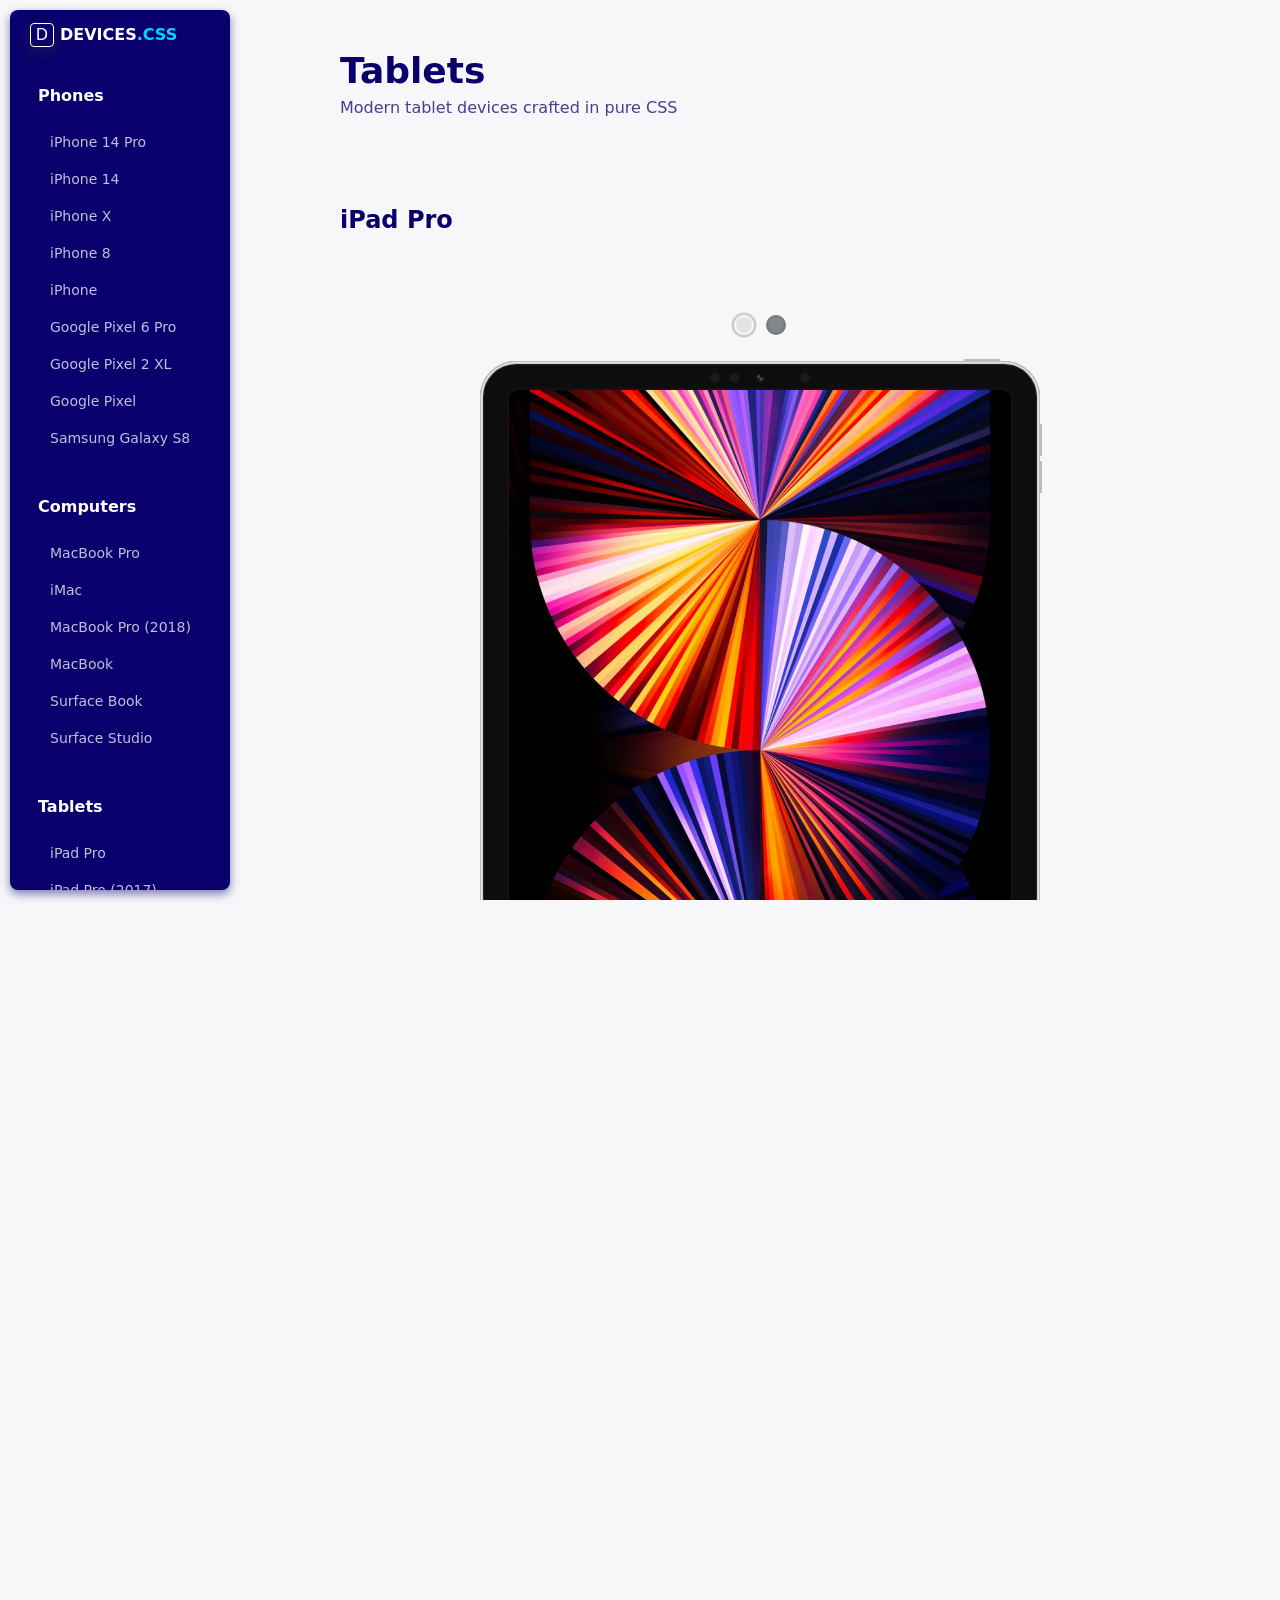
<file: tablets/index.html>
<!DOCTYPE html>
<html lang="en">

<head>
  <title>Tablets - Devices.css - Modern devices crafted in pure CSS</title>
  <meta charset="utf-8">
  <meta name="robots" content="index, follow">
  <meta name="viewport" content="width=device-width, initial-scale=1.0, shrink-to-fit=no">
  <meta http-equiv="x-ua-compatible" content="ie=edge">
  <meta name="description"
    content="Pure CSS iPad Pro, iPad Pro (2017), Surface Pro devices. Pure CSS tablet devices mockups. Modern tablet devices crafted in pure CSS.">
  <meta name="author" content="@Pro-Bandey">
  <meta property="og:url" content="https://pro-bandey.github.iodevices.css/tablets/">
  <meta property="og:title" content="Tablets - Devices.css - Modern devices crafted in pure CSS">
  <meta property="og:type" content="website">
  <meta property="og:description"
    content="Pure CSS iPad Pro, iPad Pro (2017), Surface Pro devices. Pure CSS tablet devices mockups. Modern tablet devices crafted in pure CSS.">
  <meta property="og:image" content="../src/social-image.jpg">
  <meta name="twitter:card" content="summary">
  <meta name="twitter:site" content="@Pro-Bandey">
  <meta name="twitter:creator" content="@Pro-Bandey">
  <link rel="icon" href="../src/favicon.svg">
  <link rel="stylesheet" href="../src/css/demo.min.css">
  <link rel="stylesheet" href="../src/css/devices.min.css">
  <link rel="canonical" href="https://pro-bandey.github.iodevices.css/tablets/">
</head>

<body>
  <input class="rework-switch" type="checkbox" id="rework-switch" name="rework-switch" hidden>
  <div class="rework-container">
    <label class="rework-overlay" for="rework-switch"></label>
    <div class="rework-brand rework-brand-fixed"><a class="brand-logo" href="../"><span
          class="brand-primary">D</span><span class="brand-secondary ml-1">DEVICES</span><span
          class="brand-extra">.CSS</span></a>
      <label class="brand-homebtn c-hand" for="rework-switch">
        <div class="icon-menu"></div>
      </label>
    </div>
    <div class="section-aside">
      <div class="sidebar-container">
        <div class="rework-brand"><a class="brand-logo" href="../"><span class="brand-primary">D</span><span
              class="brand-secondary ml-1">DEVICES</span><span class="brand-extra">.CSS</span>
            <h1 class="text-assistive">Devices.css</h1>
          </a></div>
        <nav class="rework-menu"><a class="menu-parent" href="../phones/">Phones</a>
          <ul class="menu menu-nav">
            <li class="menu-item"><a class="rework-title" href="../phones/#iphone-14-pro">iPhone 14 Pro</a></li>
            <li class="menu-item"><a class="rework-title" href="../phones/#iphone-14">iPhone 14</a></li>
            <li class="menu-item"><a class="rework-title" href="../phones/#iphone-x">iPhone X</a></li>
            <li class="menu-item"><a class="rework-title" href="../phones/#iphone-8">iPhone 8</a></li>
            <li class="menu-item"><a class="rework-title" href="../phones/#the-iphone">iPhone</a></li>
            <li class="menu-item"><a class="rework-title" href="../phones/#google-pixel-6-pro">Google Pixel 6 Pro</a>
            </li>
            <li class="menu-item"><a class="rework-title" href="../phones/#google-pixel-2-xl">Google Pixel 2 XL</a></li>
            <li class="menu-item"><a class="rework-title" href="../phones/#google-pixel">Google Pixel</a></li>
            <li class="menu-item"><a class="rework-title" href="../phones/#samsung-galaxy-s8">Samsung Galaxy S8</a></li>
          </ul><a class="menu-parent" href="../computers/">Computers</a>
          <ul class="menu menu-nav">
            <li class="menu-item"><a class="rework-title" href="../computers/#macbook-pro">MacBook Pro</a></li>
            <li class="menu-item"><a class="rework-title" href="../computers/#imac">iMac</a></li>
            <li class="menu-item"><a class="rework-title" href="../computers/#macbook-pro-2018">MacBook Pro (2018)</a>
            </li>
            <li class="menu-item"><a class="rework-title" href="../computers/#macbook">MacBook</a></li>
            <li class="menu-item"><a class="rework-title" href="../computers/#surface-book">Surface Book</a></li>
            <li class="menu-item"><a class="rework-title" href="../computers/#surface-studio">Surface Studio</a></li>
          </ul><a class="menu-parent" href="">Tablets</a>
          <ul class="menu menu-nav">
            <li class="menu-item"><a class="rework-title" href="#ipad-pro">iPad Pro</a></li>
            <li class="menu-item"><a class="rework-title" href="#ipad-pro-2017">iPad Pro (2017)</a></li>
            <li class="menu-item"><a class="rework-title" href="#surface-pro-2017">Surface Pro</a></li>
          </ul><a class="menu-parent" href="../watches/">Watches</a>
          <ul class="menu menu-nav">
            <li class="menu-item"><a class="rework-title" href="../watches/#apple-watch-ultra">Apple Watch Ultra</a>
            </li>
            <li class="menu-item"><a class="rework-title" href="../watches/#apple-watch-series-8">Apple Watch Series
                8</a></li>
          </ul><a class="menu-parent" href="../accessories/">Accessories</a>
          <ul class="menu menu-nav">
            <li class="menu-item"><a class="rework-title" href="../accessories/#homepod">HomePod</a></li>
            <li class="menu-item"><a class="rework-title" href="../accessories/#pro-display-xdr">Pro Display XDR</a>
            </li>
          </ul>
        </nav>
      </div>
    </div>
    <main class="section-main">
      <div class="container grid-md">
        <div class="columns">
          <div class="hero-container column col-md-12">
            <div class="rework-hero">
              <div class="hero-content">
                <h1 class="hero-title">Tablets</h1>
                <h2 class="hero-subtitle">Modern tablet devices crafted in pure CSS</h2>
                <h2 class="text-assistive">Pure CSS iPad Pro, iPad Pro (2017), Surface Pro devices. Pure CSS tablet
                  devices mockups. Modern tablet devices crafted in pure CSS.</h2>
              </div>
            </div>
          </div>
        </div>
        <div class="columns">
          <div class="content-container column col-md-12">
            <h2 class="rework-title" id="ipad-pro">iPad Pro</h2>
            <h3 class="text-assistive">Pure CSS Apple iPad Pro, Apple iPad Pro in pure CSS</h3>
            <div class="rework-content">
              <p> </p>
            </div>
            <div class="rework-device tablets">
              <div class="dots">
                <div class="dot tooltip active" style="background:#e2e3e4;" data-tooltip="device-silver (default)">
                </div>
                <div class="dot tooltip" style="background:#83878a;" data-tooltip="device-spacegray"></div>
              </div>
              <div class="device device-ipad-pro">
                <div class="device-frame"><img class="device-screen" src="../src/img/bg-01.jpg" loading="lazy"></div>
                <div class="device-stripe"></div>
                <div class="device-header"></div>
                <div class="device-sensors"></div>
                <div class="device-btns"></div>
                <div class="device-power"></div>
                <div class="device-home"></div>
              </div>
            </div>
          </div>
        </div>
        <div class="columns">
          <div class="content-container column col-md-12">
            <h2 class="rework-title" id="ipad-pro-2017">iPad Pro (2017)</h2>
            <h3 class="text-assistive">Pure CSS Apple iPad Pro (2017), Apple iPad Pro (2017) in pure CSS</h3>
            <div class="rework-content">
              <p> </p>
            </div>
            <div class="rework-device tablets">
              <div class="dots">
                <div class="dot tooltip active" style="background:#e2e3e4;" data-tooltip="device-silver (default)">
                </div>
                <div class="dot tooltip" style="background:#f7e8dd;" data-tooltip="device-gold"></div>
                <div class="dot tooltip" style="background:#facfc9;" data-tooltip="device-rosegold"></div>
                <div class="dot tooltip" style="background:#83878a;" data-tooltip="device-spacegray"></div>
              </div>
              <div class="device device-ipad-pro-2017">
                <div class="device-frame"><img class="device-screen" src="../src/img/bg-02.jpg" loading="lazy"></div>
                <div class="device-stripe"></div>
                <div class="device-header"></div>
                <div class="device-sensors"></div>
                <div class="device-btns"></div>
                <div class="device-power"></div>
                <div class="device-home"></div>
              </div>
            </div>
          </div>
        </div>
        <div class="columns">
          <div class="content-container column col-md-12">
            <h2 class="rework-title" id="surface-pro-2017">Surface Pro (2017)</h2>
            <h3 class="text-assistive">Pure CSS Surface Pro (2017), Surface Pro (2017) in pure CSS</h3>
            <div class="rework-content">
              <p> </p>
            </div>
            <div class="rework-device tablets">
              <div class="device device-surface-pro-2017">
                <div class="device-frame"><img class="device-screen" src="../src/img/bg-09.jpg" loading="lazy"></div>
                <div class="device-stripe"></div>
                <div class="device-header"></div>
                <div class="device-sensors"></div>
                <div class="device-btns"></div>
                <div class="device-power"></div>
                <div class="device-home"></div>
              </div>
            </div>
          </div>
        </div>
        <div class="columns">
          <ul class="pagination column">
            <div class="page-item page-prev"><a href="../computers/">
                <div class="page-item-subtitle">Previous</div>
                <div class="page-item-title h5">Computers</div>
              </a></div>
            <div class="page-item page-next"><a href="../watches/">
                <div class="page-item-subtitle">Next</div>
                <div class="page-item-title h5">Watches</div>
              </a></div>
          </ul>
        </div>
      </div>
      <footer class="section-footer">
        <div class="container grid-md"><span>Crafted with <span class="text-error">♥ </span><span>by </span><a
              href="https://github.com/Pro-Bandey/" target="_blank" rel="noopener noreferrer"><strong>Pro Bandey</strong></a></span><span class="ml-1 mr-1">·</span><a
            href="https://github.com/Pro-Bandey/devices.css" target="_blank"
            rel="noopener noreferrer"><strong>GitHub</strong></a></div>
      </footer>
    </main>
  </div>
</body>

</html>
</file>
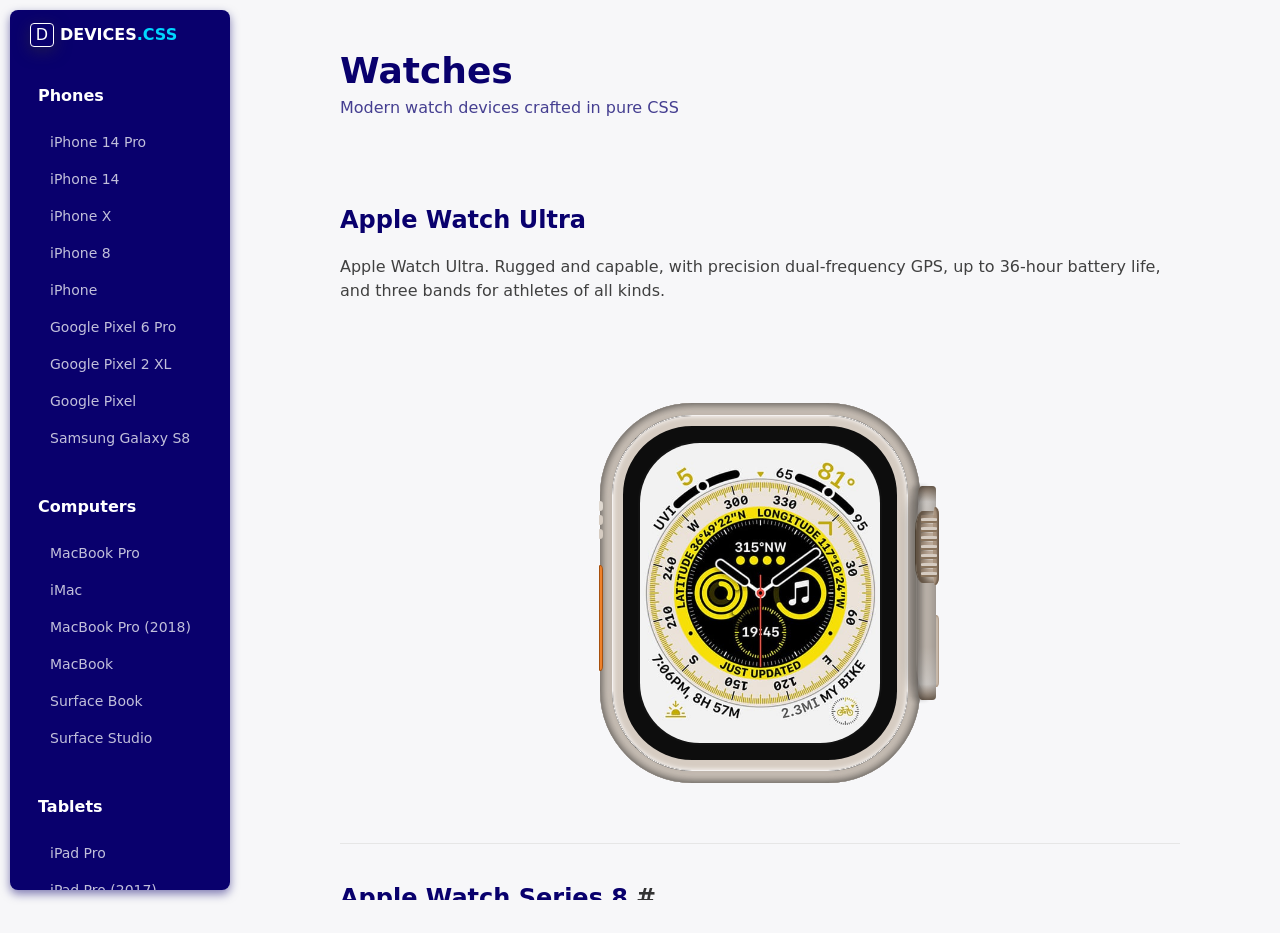
<file: watches/index.html>
<!DOCTYPE html>
<html lang="en">

<head>
  <title>Watches - Devices.css - Modern devices crafted in pure CSS</title>
  <meta charset="utf-8">
  <meta name="robots" content="index, follow">
  <meta name="viewport" content="width=device-width, initial-scale=1.0, shrink-to-fit=no">
  <meta http-equiv="x-ua-compatible" content="ie=edge">
  <meta name="description"
    content="Pure CSS Apple Watch Ultra, Apple Watch Series 8 devices. Pure CSS watch devices mockups. Modern watch devices crafted in pure CSS.">
  <meta name="author" content="@Pro-Bandey">
  <meta property="og:url" content="https://pro-bandey.github.iodevices.css/watches/">
  <meta property="og:title" content="Watches - Devices.css - Modern devices crafted in pure CSS">
  <meta property="og:type" content="website">
  <meta property="og:description"
    content="Pure CSS Apple Watch Ultra, Apple Watch Series 8 devices. Pure CSS watch devices mockups. Modern watch devices crafted in pure CSS.">
  <meta property="og:image" content="../src/social-image.jpg">
  <meta name="twitter:card" content="summary">
  <meta name="twitter:site" content="@Pro-Bandey">
  <meta name="twitter:creator" content="@Pro-Bandey">
  <link rel="icon" href="../src/favicon.svg">
  <link rel="stylesheet" href="../src/css/demo.min.css">
  <link rel="stylesheet" href="../src/css/devices.min.css">
  <link rel="canonical" href="https://pro-bandey.github.iodevices.css/watches/">
</head>

<body>
  <input class="rework-switch" type="checkbox" id="rework-switch" name="rework-switch" hidden>
  <div class="rework-container">
    <label class="rework-overlay" for="rework-switch"></label>
    <div class="rework-brand rework-brand-fixed"><a class="brand-logo" href="../"><span
          class="brand-primary">D</span><span class="brand-secondary ml-1">DEVICES</span><span
          class="brand-extra">.CSS</span></a>
      <label class="brand-homebtn c-hand" for="rework-switch">
        <div class="icon-menu"></div>
      </label>
    </div>
    <div class="section-aside">
      <div class="sidebar-container">
        <div class="rework-brand"><a class="brand-logo" href="../"><span class="brand-primary">D</span><span
              class="brand-secondary ml-1">DEVICES</span><span class="brand-extra">.CSS</span>
            <h1 class="text-assistive">Devices.css</h1>
          </a></div>
        <nav class="rework-menu"><a class="menu-parent" href="../phones/">Phones</a>
          <ul class="menu menu-nav">
            <li class="menu-item"><a class="rework-title" href="../phones/#iphone-14-pro">iPhone 14 Pro</a></li>
            <li class="menu-item"><a class="rework-title" href="../phones/#iphone-14">iPhone 14</a></li>
            <li class="menu-item"><a class="rework-title" href="../phones/#iphone-x">iPhone X</a></li>
            <li class="menu-item"><a class="rework-title" href="../phones/#iphone-8">iPhone 8</a></li>
            <li class="menu-item"><a class="rework-title" href="../phones/#the-iphone">iPhone</a></li>
            <li class="menu-item"><a class="rework-title" href="../phones/#google-pixel-6-pro">Google Pixel 6 Pro</a>
            </li>
            <li class="menu-item"><a class="rework-title" href="../phones/#google-pixel-2-xl">Google Pixel 2 XL</a></li>
            <li class="menu-item"><a class="rework-title" href="../phones/#google-pixel">Google Pixel</a></li>
            <li class="menu-item"><a class="rework-title" href="../phones/#samsung-galaxy-s8">Samsung Galaxy S8</a></li>
          </ul><a class="menu-parent" href="../computers/">Computers</a>
          <ul class="menu menu-nav">
            <li class="menu-item"><a class="rework-title" href="../computers/#macbook-pro">MacBook Pro</a></li>
            <li class="menu-item"><a class="rework-title" href="../computers/#imac">iMac</a></li>
            <li class="menu-item"><a class="rework-title" href="../computers/#macbook-pro-2018">MacBook Pro (2018)</a>
            </li>
            <li class="menu-item"><a class="rework-title" href="../computers/#macbook">MacBook</a></li>
            <li class="menu-item"><a class="rework-title" href="../computers/#surface-book">Surface Book</a></li>
            <li class="menu-item"><a class="rework-title" href="../computers/#surface-studio">Surface Studio</a></li>
          </ul><a class="menu-parent" href="../tablets/">Tablets</a>
          <ul class="menu menu-nav">
            <li class="menu-item"><a class="rework-title" href="../tablets/#ipad-pro">iPad Pro</a></li>
            <li class="menu-item"><a class="rework-title" href="../tablets/#ipad-pro-2017">iPad Pro (2017)</a></li>
            <li class="menu-item"><a class="rework-title" href="../tablets/#surface-pro-2017">Surface Pro</a></li>
          </ul><a class="menu-parent" href="">Watches</a>
          <ul class="menu menu-nav">
            <li class="menu-item"><a class="rework-title" href="#apple-watch-ultra">Apple Watch Ultra</a></li>
            <li class="menu-item"><a class="rework-title" href="#apple-watch-series-8">Apple Watch Series 8</a></li>
          </ul><a class="menu-parent" href="../accessories/">Accessories</a>
          <ul class="menu menu-nav">
            <li class="menu-item"><a class="rework-title" href="../accessories/#homepod">HomePod</a></li>
            <li class="menu-item"><a class="rework-title" href="../accessories/#pro-display-xdr">Pro Display XDR</a>
            </li>
          </ul>
        </nav>
      </div>
    </div>
    <main class="section-main">
      <div class="container grid-md">
        <div class="columns">
          <div class="hero-container column col-md-12">
            <div class="rework-hero">
              <div class="hero-content">
                <h1 class="hero-title">Watches</h1>
                <h2 class="hero-subtitle">Modern watch devices crafted in pure CSS</h2>
                <h2 class="text-assistive">Pure CSS Apple Watch Ultra, Apple Watch Series 8 devices. Pure CSS watch
                  devices mockups. Modern watch devices crafted in pure CSS.</h2>
              </div>
            </div>
          </div>
        </div>
        <div class="columns">
          <div class="content-container column col-md-12">
            <h2 class="rework-title" id="apple-watch-ultra">Apple Watch Ultra</h2>
            <h3 class="text-assistive">Pure CSS Apple Watch Ultra, Apple Watch Ultra in pure CSS</h3>
            <div class="rework-content">
              <p>Apple Watch Ultra. Rugged and capable, with precision dual-frequency GPS, up to 36-hour battery life,
                and three bands for athletes of all kinds.</p>
            </div>
            <div class="rework-device watches">
              <div class="device device-apple-watch-ultra">
                <div class="device-frame"><img class="device-screen" src="../src/img/bg-watch.jpg" loading="lazy">
                </div>
                <div class="device-stripe"></div>
                <div class="device-header"></div>
                <div class="device-sensors"></div>
                <div class="device-btns"></div>
                <div class="device-power"></div>
                <div class="device-home"></div>
              </div>
            </div>
          </div>
        </div>
        <div class="columns">
          <div class="content-container column col-md-12">
            <h2 class="rework-title" id="apple-watch-series-8">Apple Watch Series 8<a class="ml-2"
                href="#apple-watch-series-8">#</a></h2>
            <h3 class="text-assistive">Pure CSS Apple Watch Series 8, Apple Watch Series 8 in pure CSS</h3>
            <div class="rework-content">
              <p>Apple Watch Series 8 features temperature sensing for insights into women’s health, Car Crash
                Detection, and sleep stages to understand your sleep. </p>
            </div>
            <div class="rework-device watches">
              <div class="dots">
                <div class="dot tooltip active" style="background:#272C31;" data-tooltip="device-midnight (default)">
                </div>
              </div>
              <div class="device device-apple-watch-s8">
                <div class="device-frame"><img class="device-screen" src="../src/img/bg-watch.jpg" loading="lazy">
                </div>
                <div class="device-stripe"></div>
                <div class="device-header"></div>
                <div class="device-sensors"></div>
                <div class="device-btns"></div>
                <div class="device-power"></div>
                <div class="device-home"></div>
              </div>
            </div>
          </div>
        </div>
        <div class="columns">
          <ul class="pagination column">
            <div class="page-item page-prev"><a href="../tablets/">
                <div class="page-item-subtitle">Previous</div>
                <div class="page-item-title h5">Tablets</div>
              </a></div>
            <div class="page-item page-next"><a href="../accessories/">
                <div class="page-item-subtitle">Next</div>
                <div class="page-item-title h5">Accessories</div>
              </a></div>
          </ul>
        </div>
      </div>
      <footer class="section-footer">
        <div class="container grid-md"><span>Crafted with <span class="text-error">♥ </span><span>by </span><a
              href="https://github.com/Pro-Bandey/" target="_blank" rel="noopener noreferrer"><strong>Pro Bandey</strong></a></span><span class="ml-1 mr-1">·</span><a
            href="https://github.com/Pro-Bandey/devices.css" target="_blank"
            rel="noopener noreferrer"><strong>GitHub</strong></a><span class="ml-1 mr-1">·</span></div>
      </footer>
    </main>
  </div>
</body>

</html>
</file>
<file: src/css/demo.min.css>
html {
    font-family: sans-serif;
    -webkit-text-size-adjust: 100%;
    -ms-text-size-adjust: 100%
}

body {
    margin: 0
}

article,
aside,
footer,
header,
nav,
section {
    display: block
}

h1 {
    font-size: 2em;
    margin: .67em 0
}

figcaption,
figure,
main {
    display: block
}

hr {
    box-sizing: content-box;
    height: 0;
    overflow: visible
}

a {
    background-color: transparent;
    -webkit-text-decoration-skip: objects
}

a:active,
a:hover {
    outline-width: 0
}

address {
    font-style: normal
}

b,
strong {
    font-weight: inherit
}

b,
strong {
    font-weight: bolder
}

code,
kbd,
pre,
samp {
    font-family: "SF Mono", "Segoe UI Mono", "Roboto Mono", Menlo, Courier, monospace;
    font-size: 1em
}

dfn {
    font-style: italic
}

small {
    font-size: 80%;
    font-weight: 400
}

sub,
sup {
    font-size: 75%;
    line-height: 0;
    position: relative;
    vertical-align: baseline
}

sub {
    bottom: -.25em
}

sup {
    top: -.5em
}

audio,
video {
    display: inline-block
}

audio:not([controls]) {
    display: none;
    height: 0
}

img {
    border-style: none
}

svg:not(:root) {
    overflow: hidden
}

button,
input,
optgroup,
select,
textarea {
    font-family: inherit;
    font-size: inherit;
    line-height: inherit;
    margin: 0
}

button,
input {
    overflow: visible
}

button,
select {
    text-transform: none
}

[type=reset],
[type=submit],
button,
html [type=button] {
    -webkit-appearance: button
}

[type=button]::-moz-focus-inner,
[type=reset]::-moz-focus-inner,
[type=submit]::-moz-focus-inner,
button::-moz-focus-inner {
    border-style: none;
    padding: 0
}

fieldset {
    border: 0;
    margin: 0;
    padding: 0
}

legend {
    box-sizing: border-box;
    color: inherit;
    display: table;
    max-width: 100%;
    padding: 0;
    white-space: normal
}

progress {
    display: inline-block;
    vertical-align: baseline
}

textarea {
    overflow: auto
}

[type=checkbox],
[type=radio] {
    box-sizing: border-box;
    padding: 0
}

[type=number]::-webkit-inner-spin-button,
[type=number]::-webkit-outer-spin-button {
    height: auto
}

[type=search] {
    -webkit-appearance: textfield;
    outline-offset: -2px
}

[type=search]::-webkit-search-cancel-button,
[type=search]::-webkit-search-decoration {
    -webkit-appearance: none
}

::-webkit-file-upload-button {
    -webkit-appearance: button;
    font: inherit
}

details,
menu {
    display: block
}

summary {
    display: list-item;
    outline: 0
}

canvas {
    display: inline-block
}

template {
    display: none
}

[hidden] {
    display: none
}

*,
::after,
::before {
    box-sizing: inherit
}

html {
    box-sizing: border-box;
    font-size: 20px;
    line-height: 1.5;
    -webkit-tap-highlight-color: transparent
}

body {
    background: #fff;
    color: #404040;
    font-family: -apple-system, system-ui, BlinkMacSystemFont, "Segoe UI", Roboto, "Helvetica Neue", sans-serif;
    font-size: .7rem;
    overflow-x: hidden;
    text-rendering: optimizeLegibility
}

a {
    color: #333;
    outline: 0;
    text-decoration: none
}

a.active,
a:active,
a:focus,
a:hover {
    color: #1a1a1a;
    text-decoration: underline
}

:focus {
    outline: 0
}

h1,
h2,
h3,
h4,
h5,
h6 {
    color: inherit;
    font-weight: 500;
    line-height: 1.2;
    margin-bottom: .5em;
    margin-top: 0
}

.h1,
.h2,
.h3,
.h4,
.h5,
.h6 {
    font-weight: 500
}

.h1,
h1 {
    font-size: 2rem
}

.h2,
h2 {
    font-size: 1.6rem
}

.h3,
h3 {
    font-size: 1.4rem
}

.h4,
h4 {
    font-size: 1.2rem
}

.h5,
h5 {
    font-size: 1rem
}

.h6,
h6 {
    font-size: .8rem
}

p {
    margin: 0 0 1.2rem;
    font-size: 16px;
}

a,
ins,
u {
    text-decoration-skip: ink edges
}

abbr[title] {
    border-bottom: .1rem dotted;
    cursor: help;
    text-decoration: none
}

kbd {
    background: #333;
    border-radius: .2rem;
    color: #fff;
    font-size: .6rem;
    line-height: 1.2;
    padding: .1rem .2rem
}

mark {
    background: #ffe9b3;
    border-bottom: .05rem solid #ffd367;
    border-radius: .2rem;
    color: #404040;
    padding: .05rem .1rem 0
}

blockquote {
    border-left: .1rem solid #fff;
    margin-left: 0;
    padding: .4rem .8rem
}

blockquote p:last-child {
    margin-bottom: 0
}

ol,
ul {
    margin: .8rem 0 .8rem .8rem;
    padding: 0
}

ol ol,
ol ul,
ul ol,
ul ul {
    margin: .8rem 0 .8rem .8rem
}

ol li,
ul li {
    margin-top: .4rem
}

ul {
    list-style: disc inside
}

ul ul {
    list-style-type: circle
}

ol {
    list-style: decimal inside
}

ol ol {
    list-style-type: lower-alpha
}

dl dt {
    font-weight: 700
}

dl dd {
    margin: .4rem 0 .8rem 0
}

.btn {
    -webkit-appearance: none;
    appearance: none;
    background: #fff;
    border: .1rem solid #09006d;
    border-radius: .2rem;
    color: #09006d;
    cursor: pointer;
    display: inline-block;
    font-size: .7rem;
    height: 1.8rem;
    line-height: 1.2rem;
    outline: 0;
    padding: .2rem .4rem;
    text-align: center;
    text-decoration: none;
    transition: background .2s, border .2s, box-shadow .2s, color .2s;
    -webkit-user-select: none;
    -ms-user-select: none;
    user-select: none;
    vertical-align: middle;
    white-space: nowrap
}

.btn:focus {
    box-shadow: 0 0 0 .1rem rgba(9, 0, 109, .2)
}

.btn:focus,
.btn:hover {
    background: #eeeef4;
    color: #09006d;
    text-decoration: none
}

.btn.active,
.btn:active {
    background: #f7f7f9;
    text-decoration: none
}

.btn.active.loading::after,
.btn:active.loading::after {
    border-bottom-color: #09006d;
    border-left-color: #09006d
}

.btn.disabled,
.btn:disabled,
.btn[disabled] {
    cursor: default;
    opacity: .5;
    pointer-events: none
}

.btn.btn-primary {
    background: #09006d;
    border-color: #08005e;
    box-shadow: 0 .1rem .4rem rgba(9, 0, 109, .25);
    color: #fff
}

.btn.btn-primary:focus,
.btn.btn-primary:hover {
    background: #070054;
    border-color: #060044;
    color: #fff
}

.btn.btn-primary.active,
.btn.btn-primary:active {
    background: #060049;
    border-color: #05003a;
    color: #fff
}

.btn.btn-primary.loading::after {
    border-bottom-color: #fff;
    border-left-color: #fff
}

.btn.btn-link {
    background: 0 0;
    border-color: transparent;
    color: #333
}

.btn.btn-link.active,
.btn.btn-link:active,
.btn.btn-link:focus,
.btn.btn-link:hover {
    color: #333
}

.btn.btn-sm {
    font-size: .6rem;
    height: 1.4rem;
    padding: 0 .3rem
}

.btn.btn-lg {
    font-size: .9rem;
    height: 2rem;
    padding: .3rem .6rem
}

.btn.btn-block {
    display: block;
    width: 100%
}

.btn.btn-action {
    padding-left: 0;
    padding-right: 0;
    width: 1.8rem
}

.btn.btn-action.btn-sm {
    width: 1.4rem
}

.btn.btn-action.btn-lg {
    width: 2rem
}

.btn.btn-clear {
    background: 0 0;
    border: 0;
    color: currentColor;
    height: 1rem;
    line-height: .8rem;
    margin-left: .2rem;
    margin-right: -2px;
    opacity: 1;
    padding: .1rem;
    text-decoration: none;
    width: 1rem
}

.btn.btn-clear:focus,
.btn.btn-clear:hover {
    background: rgba(247, 247, 249, .5);
    opacity: .95
}

.btn.btn-clear::before {
    content: "\2715"
}

.btn-group {
    display: -ms-inline-flexbox;
    display: inline-flex;
    -ms-flex-wrap: wrap;
    flex-wrap: wrap
}

.btn-group .btn {
    -ms-flex: 1 0 auto;
    flex: 1 0 auto
}

.btn-group .btn:first-child:not(:last-child) {
    border-bottom-right-radius: 0;
    border-top-right-radius: 0
}

.btn-group .btn:not(:first-child):not(:last-child) {
    border-radius: 0;
    margin-left: -.1rem
}

.btn-group .btn:last-child:not(:first-child) {
    border-bottom-left-radius: 0;
    border-top-left-radius: 0;
    margin-left: -.1rem
}

.btn-group .btn.active,
.btn-group .btn:active,
.btn-group .btn:focus,
.btn-group .btn:hover {
    z-index: 1
}

.btn-group.btn-group-block {
    display: -ms-flexbox;
    display: flex
}

.btn-group.btn-group-block .btn {
    -ms-flex: 1 0 0;
    flex: 1 0 0
}

.form-group:not(:last-child) {
    margin-bottom: .4rem
}

fieldset {
    margin-bottom: .8rem
}

legend {
    font-size: .9rem;
    font-weight: 500;
    margin-bottom: .8rem
}

.form-label {
    display: block;
    line-height: 1.2rem;
    padding: .3rem 0
}

.form-label.label-sm {
    font-size: .6rem;
    padding: .1rem 0
}

.form-label.label-lg {
    font-size: .9rem;
    padding: .4rem 0
}

.form-input {
    -webkit-appearance: none;
    appearance: none;
    background: #fff;
    background-image: none;
    border: .1rem solid #e6e6e6;
    border-radius: .2rem;
    color: #404040;
    display: block;
    font-size: .7rem;
    height: 1.8rem;
    line-height: 1.2rem;
    max-width: 100%;
    outline: 0;
    padding: .2rem .4rem;
    position: relative;
    transition: background .2s, border .2s, box-shadow .2s, color .2s;
    width: 100%
}

.form-input:focus {
    border-color: #09006d;
    box-shadow: 0 0 0 .1rem rgba(9, 0, 109, .2)
}

.form-input:-ms-input-placeholder {
    color: #d9d9d9
}

.form-input::-ms-input-placeholder {
    color: #d9d9d9
}

.form-input::placeholder {
    color: #d9d9d9
}

.form-input.input-sm {
    font-size: .6rem;
    height: 1.4rem;
    padding: 0 .3rem
}

.form-input.input-lg {
    height: 2rem;
    padding: .3rem .6rem
}

.form-input.input-inline {
    display: inline-block;
    vertical-align: middle;
    width: auto
}

.form-input[type=file] {
    height: auto
}

textarea.form-input,
textarea.form-input.input-lg,
textarea.form-input.input-sm {
    height: auto
}

.form-input-hint {
    color: #d9d9d9;
    font-size: .6rem;
    margin-top: .2rem
}

.has-success .form-input-hint,
.is-success+.form-input-hint {
    color: #32b643
}

.has-error .form-input-hint,
.is-error+.form-input-hint {
    color: #e85600
}

.form-select {
    -webkit-appearance: none;
    appearance: none;
    background: #fff;
    border: .1rem solid #e6e6e6;
    border-radius: .2rem;
    color: inherit;
    font-size: .7rem;
    height: 1.8rem;
    line-height: 1.2rem;
    outline: 0;
    padding: .2rem .4rem;
    vertical-align: middle;
    width: 100%
}

.form-select:focus {
    border-color: #09006d;
    box-shadow: 0 0 0 .1rem rgba(9, 0, 109, .2)
}

.form-select::-ms-expand {
    display: none
}

.form-select.select-sm {
    font-size: .6rem;
    height: 1.4rem;
    padding: 0 1.1rem 0 .3rem
}

.form-select.select-lg {
    font-size: .9rem;
    height: 2rem;
    padding: .3rem 1.4rem .3rem .6rem
}

.form-select[multiple],
.form-select[size] {
    height: auto;
    padding: .2rem .4rem
}

.form-select[multiple] option,
.form-select[size] option {
    padding: .1rem .2rem
}

.form-select:not([multiple]):not([size]) {
    background: #fff url("data:image/svg+xml;charset=utf8,%3Csvg%20xmlns='http://www.w3.org/2000/svg'%20viewBox='0%200%204%205'%3E%3Cpath%20fill='%23667189'%20d='M2%200L0%202h4zm0%205L0%203h4z'/%3E%3C/svg%3E") no-repeat right .35rem center/.4rem .5rem;
    padding-right: 1.2rem
}

.has-icon-left,
.has-icon-right {
    position: relative
}

.has-icon-left .form-icon,
.has-icon-right .form-icon {
    height: .8rem;
    margin: 0 .2rem;
    position: absolute;
    top: 50%;
    transform: translateY(-50%);
    width: .8rem;
    z-index: 2
}

.has-icon-left .form-icon {
    left: .1rem
}

.has-icon-left .form-input {
    padding-left: 1.2rem
}

.has-icon-right .form-icon {
    right: .1rem
}

.has-icon-right .form-input {
    padding-right: 1.2rem
}

.form-checkbox,
.form-radio,
.form-switch {
    display: block;
    line-height: 1.2rem;
    margin: .2rem 0;
    min-height: 1.2rem;
    padding: .1rem .4rem .1rem 1.2rem;
    position: relative
}

.form-checkbox input,
.form-radio input,
.form-switch input {
    clip: rect(0, 0, 0, 0);
    height: 1px;
    margin: -1px;
    overflow: hidden;
    position: absolute;
    width: 1px
}

.form-checkbox input:focus+.form-icon,
.form-radio input:focus+.form-icon,
.form-switch input:focus+.form-icon {
    border-color: #09006d;
    box-shadow: 0 0 0 .1rem rgba(9, 0, 109, .2)
}

.form-checkbox input:checked+.form-icon,
.form-radio input:checked+.form-icon,
.form-switch input:checked+.form-icon {
    background: #09006d;
    border-color: #09006d
}

.form-checkbox .form-icon,
.form-radio .form-icon,
.form-switch .form-icon {
    border: .1rem solid #e6e6e6;
    cursor: pointer;
    display: inline-block;
    position: absolute;
    transition: background .2s, border .2s, box-shadow .2s, color .2s
}

.form-checkbox.input-sm,
.form-radio.input-sm,
.form-switch.input-sm {
    font-size: .6rem;
    margin: 0
}

.form-checkbox.input-lg,
.form-radio.input-lg,
.form-switch.input-lg {
    font-size: .9rem;
    margin: .3rem 0
}

.form-checkbox .form-icon,
.form-radio .form-icon {
    background: #fff;
    height: .8rem;
    left: 0;
    top: .3rem;
    width: .8rem
}

.form-checkbox input:active+.form-icon,
.form-radio input:active+.form-icon {
    background: #eeeef2
}

.form-checkbox .form-icon {
    border-radius: .2rem
}

.form-checkbox input:checked+.form-icon::before {
    background-clip: padding-box;
    border: .1rem solid #fff;
    border-left-width: 0;
    border-top-width: 0;
    content: "";
    height: 9px;
    left: 50%;
    margin-left: -3px;
    margin-top: -6px;
    position: absolute;
    top: 50%;
    transform: rotate(45deg);
    width: 6px
}

.form-checkbox input:indeterminate+.form-icon {
    background: #09006d;
    border-color: #09006d
}

.form-checkbox input:indeterminate+.form-icon::before {
    background: #fff;
    content: "";
    height: 2px;
    left: 50%;
    margin-left: -5px;
    margin-top: -1px;
    position: absolute;
    top: 50%;
    width: 10px
}

.form-radio .form-icon {
    border-radius: 50%
}

.form-radio input:checked+.form-icon::before {
    background: #fff;
    border-radius: 50%;
    content: "";
    height: 6px;
    left: 50%;
    position: absolute;
    top: 50%;
    transform: translate(-50%, -50%);
    width: 6px
}

.form-switch {
    padding-left: 2rem
}

.form-switch .form-icon {
    background: #d9d9d9;
    background-clip: padding-box;
    border-radius: .5rem;
    height: 1rem;
    left: 0;
    top: .2rem;
    width: 1.6rem
}

.form-switch .form-icon::before {
    background: #fff;
    border-radius: 50%;
    content: "";
    display: block;
    height: .8rem;
    left: 0;
    position: absolute;
    top: 0;
    transition: background .2s, border .2s, box-shadow .2s, color .2s, left .2s;
    width: .8rem
}

.form-switch input:checked+.form-icon::before {
    left: 14px
}

.form-switch input:active+.form-icon::before {
    background: #f7f7f9
}

.input-group {
    display: -ms-flexbox;
    display: flex
}

.input-group .input-group-addon {
    background: #f7f7f9;
    border: .1rem solid #e6e6e6;
    border-radius: .2rem;
    line-height: 1.2rem;
    padding: .2rem .4rem;
    white-space: nowrap
}

.input-group .input-group-addon.addon-sm {
    font-size: .6rem;
    padding: 0 .3rem
}

.input-group .input-group-addon.addon-lg {
    font-size: .9rem;
    padding: .3rem .6rem
}

.input-group .form-input,
.input-group .form-select {
    -ms-flex: 1 1 auto;
    flex: 1 1 auto;
    width: 1%
}

.input-group .input-group-btn {
    z-index: 1
}

.input-group .form-input:first-child:not(:last-child),
.input-group .form-select:first-child:not(:last-child),
.input-group .input-group-addon:first-child:not(:last-child),
.input-group .input-group-btn:first-child:not(:last-child) {
    border-bottom-right-radius: 0;
    border-top-right-radius: 0
}

.input-group .form-input:not(:first-child):not(:last-child),
.input-group .form-select:not(:first-child):not(:last-child),
.input-group .input-group-addon:not(:first-child):not(:last-child),
.input-group .input-group-btn:not(:first-child):not(:last-child) {
    border-radius: 0;
    margin-left: -.1rem
}

.input-group .form-input:last-child:not(:first-child),
.input-group .form-select:last-child:not(:first-child),
.input-group .input-group-addon:last-child:not(:first-child),
.input-group .input-group-btn:last-child:not(:first-child) {
    border-bottom-left-radius: 0;
    border-top-left-radius: 0;
    margin-left: -.1rem
}

.input-group .form-input:focus,
.input-group .form-select:focus,
.input-group .input-group-addon:focus,
.input-group .input-group-btn:focus {
    z-index: 2
}

.input-group .form-select {
    width: auto
}

.input-group.input-inline {
    display: -ms-inline-flexbox;
    display: inline-flex
}

.form-input.is-success,
.form-select.is-success,
.has-success .form-input,
.has-success .form-select {
    background: #f9fdfa;
    border-color: #32b643
}

.form-input.is-success:focus,
.form-select.is-success:focus,
.has-success .form-input:focus,
.has-success .form-select:focus {
    box-shadow: 0 0 0 .1rem rgba(50, 182, 67, .2)
}

.form-input.is-error,
.form-select.is-error,
.has-error .form-input,
.has-error .form-select {
    background: #fffaf7;
    border-color: #e85600
}

.form-input.is-error:focus,
.form-select.is-error:focus,
.has-error .form-input:focus,
.has-error .form-select:focus {
    box-shadow: 0 0 0 .1rem rgba(232, 86, 0, .2)
}

.form-checkbox.is-error .form-icon,
.form-radio.is-error .form-icon,
.form-switch.is-error .form-icon,
.has-error .form-checkbox .form-icon,
.has-error .form-radio .form-icon,
.has-error .form-switch .form-icon {
    border-color: #e85600
}

.form-checkbox.is-error input:checked+.form-icon,
.form-radio.is-error input:checked+.form-icon,
.form-switch.is-error input:checked+.form-icon,
.has-error .form-checkbox input:checked+.form-icon,
.has-error .form-radio input:checked+.form-icon,
.has-error .form-switch input:checked+.form-icon {
    background: #e85600;
    border-color: #e85600
}

.form-checkbox.is-error input:focus+.form-icon,
.form-radio.is-error input:focus+.form-icon,
.form-switch.is-error input:focus+.form-icon,
.has-error .form-checkbox input:focus+.form-icon,
.has-error .form-radio input:focus+.form-icon,
.has-error .form-switch input:focus+.form-icon {
    border-color: #e85600;
    box-shadow: 0 0 0 .1rem rgba(232, 86, 0, .2)
}

.form-checkbox.is-error input:indeterminate+.form-icon,
.has-error .form-checkbox input:indeterminate+.form-icon {
    background: #e85600;
    border-color: #e85600
}

.form-input:not(:-ms-input-placeholder):invalid {
    border-color: #e85600
}

.form-input:not(:placeholder-shown):invalid {
    border-color: #e85600
}

.form-input:not(:-ms-input-placeholder):invalid:focus {
    background: #fffaf7;
    box-shadow: 0 0 0 .1rem rgba(232, 86, 0, .2)
}

.form-input:not(:placeholder-shown):invalid:focus {
    background: #fffaf7;
    box-shadow: 0 0 0 .1rem rgba(232, 86, 0, .2)
}

.form-input:not(:-ms-input-placeholder):invalid+.form-input-hint {
    color: #e85600
}

.form-input:not(:placeholder-shown):invalid+.form-input-hint {
    color: #e85600
}

.form-input.disabled,
.form-input:disabled,
.form-select.disabled,
.form-select:disabled {
    background-color: #eeeef2;
    cursor: not-allowed;
    opacity: .5
}

.form-input[readonly] {
    background-color: #f7f7f9
}

input.disabled+.form-icon,
input:disabled+.form-icon {
    background: #eeeef2;
    cursor: not-allowed;
    opacity: .5
}

.form-switch input.disabled+.form-icon::before,
.form-switch input:disabled+.form-icon::before {
    background: #fff
}

.form-horizontal {
    padding: .4rem 0
}

.form-horizontal .form-group {
    display: -ms-flexbox;
    display: flex;
    -ms-flex-wrap: wrap;
    flex-wrap: wrap
}

.form-inline {
    display: inline-block
}

.label {
    background: #eeeef2;
    border-radius: .2rem;
    color: #4d4d4d;
    display: inline-block;
    line-height: 1.2;
    padding: .1rem .2rem
}

.label.label-rounded {
    border-radius: 5rem;
    padding-left: .4rem;
    padding-right: .4rem
}

.label.label-primary {
    background: #09006d;
    color: #fff
}

.label.label-secondary {
    background: #eeeef4;
    color: #09006d
}

.label.label-success {
    background: #32b643;
    color: #fff
}

.label.label-warning {
    background: #ffb700;
    color: #fff
}

.label.label-error {
    background: #e85600;
    color: #fff
}

.img-responsive {
    display: block;
    height: auto;
    max-width: 100%
}

.img-fit-cover {
    object-fit: cover
}

.img-fit-contain {
    object-fit: contain
}

.video-responsive {
    display: block;
    overflow: hidden;
    padding: 0;
    position: relative;
    width: 100%
}

.video-responsive::before {
    content: "";
    display: block;
    padding-bottom: 56.25%
}

.video-responsive embed,
.video-responsive iframe,
.video-responsive object {
    border: 0;
    bottom: 0;
    height: 100%;
    left: 0;
    position: absolute;
    right: 0;
    top: 0;
    width: 100%
}

video.video-responsive {
    height: auto;
    max-width: 100%
}

video.video-responsive::before {
    content: none
}

.video-responsive-4-3::before {
    padding-bottom: 75%
}

.video-responsive-1-1::before {
    padding-bottom: 100%
}

.figure {
    margin: 0 0 .4rem 0
}

.figure .figure-caption {
    color: #999;
    margin-top: .4rem
}

.lang-zh,
.lang-zh-hans,
html:lang(zh),
html:lang(zh-Hans) {
    font-family: -apple-system, system-ui, BlinkMacSystemFont, "Segoe UI", Roboto, "PingFang SC", "Hiragino Sans GB", "Microsoft YaHei", "Helvetica Neue", sans-serif
}

.lang-zh-hant,
html:lang(zh-Hant) {
    font-family: -apple-system, system-ui, BlinkMacSystemFont, "Segoe UI", Roboto, "PingFang TC", "Hiragino Sans CNS", "Microsoft JhengHei", "Helvetica Neue", sans-serif
}

.lang-ja,
html:lang(ja) {
    font-family: -apple-system, system-ui, BlinkMacSystemFont, "Segoe UI", Roboto, "Hiragino Sans", "Hiragino Kaku Gothic Pro", "Yu Gothic", YuGothic, Meiryo, "Helvetica Neue", sans-serif
}

.lang-ko,
html:lang(ko) {
    font-family: -apple-system, system-ui, BlinkMacSystemFont, "Segoe UI", Roboto, "Malgun Gothic", "Helvetica Neue", sans-serif
}

.lang-cjk ins,
.lang-cjk u,
:lang(ja) ins,
:lang(ja) u,
:lang(zh) ins,
:lang(zh) u {
    border-bottom: .1rem solid;
    text-decoration: none
}

.lang-cjk del+del,
.lang-cjk del+s,
.lang-cjk ins+ins,
.lang-cjk ins+u,
.lang-cjk s+del,
.lang-cjk s+s,
.lang-cjk u+ins,
.lang-cjk u+u,
:lang(ja) del+del,
:lang(ja) del+s,
:lang(ja) ins+ins,
:lang(ja) ins+u,
:lang(ja) s+del,
:lang(ja) s+s,
:lang(ja) u+ins,
:lang(ja) u+u,
:lang(zh) del+del,
:lang(zh) del+s,
:lang(zh) ins+ins,
:lang(zh) ins+u,
:lang(zh) s+del,
:lang(zh) s+s,
:lang(zh) u+ins,
:lang(zh) u+u {
    margin-left: .125em
}

.container {
    margin-left: auto;
    margin-right: auto;
    padding-left: .4rem;
    padding-right: .4rem;
    width: 100%
}

.container.grid-xl {
    max-width: 1296px
}

.container.grid-lg {
    max-width: 976px
}

.container.grid-md {
    max-width: 856px
}

.container.grid-sm {
    max-width: 616px
}

.container.grid-xs {
    max-width: 496px
}

.show-lg,
.show-md,
.show-sm,
.show-xl,
.show-xs {
    display: none !important
}

.columns {
    display: -ms-flexbox;
    display: flex;
    -ms-flex-wrap: wrap;
    flex-wrap: wrap;
    margin-left: -.4rem;
    margin-right: -.4rem
}

.columns.col-gapless {
    margin-left: 0;
    margin-right: 0
}

.columns.col-gapless>.column {
    padding-left: 0;
    padding-right: 0
}

.columns.col-oneline {
    -ms-flex-wrap: nowrap;
    flex-wrap: nowrap;
    overflow-x: auto
}

.column {
    -ms-flex: 1;
    flex: 1;
    max-width: 100%;
    padding-left: .4rem;
    padding-right: .4rem
}

.column.col-1,
.column.col-10,
.column.col-11,
.column.col-12,
.column.col-2,
.column.col-3,
.column.col-4,
.column.col-5,
.column.col-6,
.column.col-7,
.column.col-8,
.column.col-9,
.column.col-auto {
    -ms-flex: none;
    flex: none
}

.col-12 {
    width: 100%
}

.col-11 {
    width: 91.66666667%
}

.col-10 {
    width: 83.33333333%
}

.col-9 {
    width: 75%
}

.col-8 {
    width: 66.66666667%
}

.col-7 {
    width: 58.33333333%
}

.col-6 {
    width: 50%
}

.col-5 {
    width: 41.66666667%
}

.col-4 {
    width: 33.33333333%
}

.col-3 {
    width: 25%
}

.col-2 {
    width: 16.66666667%
}

.col-1 {
    width: 8.33333333%
}

.col-auto {
    -ms-flex: 0 0 auto;
    flex: 0 0 auto;
    max-width: none;
    width: auto
}

.col-mx-auto {
    margin-left: auto;
    margin-right: auto
}

.col-ml-auto {
    margin-left: auto
}

.col-mr-auto {
    margin-right: auto
}

@media (max-width:1280px) {

    .col-xl-1,
    .col-xl-10,
    .col-xl-11,
    .col-xl-12,
    .col-xl-2,
    .col-xl-3,
    .col-xl-4,
    .col-xl-5,
    .col-xl-6,
    .col-xl-7,
    .col-xl-8,
    .col-xl-9,
    .col-xl-auto {
        -ms-flex: none;
        flex: none
    }

    .col-xl-12 {
        width: 100%
    }

    .col-xl-11 {
        width: 91.66666667%
    }

    .col-xl-10 {
        width: 83.33333333%
    }

    .col-xl-9 {
        width: 75%
    }

    .col-xl-8 {
        width: 66.66666667%
    }

    .col-xl-7 {
        width: 58.33333333%
    }

    .col-xl-6 {
        width: 50%
    }

    .col-xl-5 {
        width: 41.66666667%
    }

    .col-xl-4 {
        width: 33.33333333%
    }

    .col-xl-3 {
        width: 25%
    }

    .col-xl-2 {
        width: 16.66666667%
    }

    .col-xl-1 {
        width: 8.33333333%
    }

    .col-xl-auto {
        width: auto
    }

    .hide-xl {
        display: none !important
    }

    .show-xl {
        display: block !important
    }
}

@media (max-width:960px) {

    .col-lg-1,
    .col-lg-10,
    .col-lg-11,
    .col-lg-12,
    .col-lg-2,
    .col-lg-3,
    .col-lg-4,
    .col-lg-5,
    .col-lg-6,
    .col-lg-7,
    .col-lg-8,
    .col-lg-9,
    .col-lg-auto {
        -ms-flex: none;
        flex: none
    }

    .col-lg-12 {
        width: 100%
    }

    .col-lg-11 {
        width: 91.66666667%
    }

    .col-lg-10 {
        width: 83.33333333%
    }

    .col-lg-9 {
        width: 75%
    }

    .col-lg-8 {
        width: 66.66666667%
    }

    .col-lg-7 {
        width: 58.33333333%
    }

    .col-lg-6 {
        width: 50%
    }

    .col-lg-5 {
        width: 41.66666667%
    }

    .col-lg-4 {
        width: 33.33333333%
    }

    .col-lg-3 {
        width: 25%
    }

    .col-lg-2 {
        width: 16.66666667%
    }

    .col-lg-1 {
        width: 8.33333333%
    }

    .col-lg-auto {
        width: auto
    }

    .hide-lg {
        display: none !important
    }

    .show-lg {
        display: block !important
    }
}

@media (max-width:840px) {

    .col-md-1,
    .col-md-10,
    .col-md-11,
    .col-md-12,
    .col-md-2,
    .col-md-3,
    .col-md-4,
    .col-md-5,
    .col-md-6,
    .col-md-7,
    .col-md-8,
    .col-md-9,
    .col-md-auto {
        -ms-flex: none;
        flex: none
    }

    .col-md-12 {
        width: 100%
    }

    .col-md-11 {
        width: 91.66666667%
    }

    .col-md-10 {
        width: 83.33333333%
    }

    .col-md-9 {
        width: 75%
    }

    .col-md-8 {
        width: 66.66666667%
    }

    .col-md-7 {
        width: 58.33333333%
    }

    .col-md-6 {
        width: 50%
    }

    .col-md-5 {
        width: 41.66666667%
    }

    .col-md-4 {
        width: 33.33333333%
    }

    .col-md-3 {
        width: 25%
    }

    .col-md-2 {
        width: 16.66666667%
    }

    .col-md-1 {
        width: 8.33333333%
    }

    .col-md-auto {
        width: auto
    }

    .hide-md {
        display: none !important
    }

    .show-md {
        display: block !important
    }
}

@media (max-width:600px) {

    .col-sm-1,
    .col-sm-10,
    .col-sm-11,
    .col-sm-12,
    .col-sm-2,
    .col-sm-3,
    .col-sm-4,
    .col-sm-5,
    .col-sm-6,
    .col-sm-7,
    .col-sm-8,
    .col-sm-9,
    .col-sm-auto {
        -ms-flex: none;
        flex: none
    }

    .col-sm-12 {
        width: 100%
    }

    .col-sm-11 {
        width: 91.66666667%
    }

    .col-sm-10 {
        width: 83.33333333%
    }

    .col-sm-9 {
        width: 75%
    }

    .col-sm-8 {
        width: 66.66666667%
    }

    .col-sm-7 {
        width: 58.33333333%
    }

    .col-sm-6 {
        width: 50%
    }

    .col-sm-5 {
        width: 41.66666667%
    }

    .col-sm-4 {
        width: 33.33333333%
    }

    .col-sm-3 {
        width: 25%
    }

    .col-sm-2 {
        width: 16.66666667%
    }

    .col-sm-1 {
        width: 8.33333333%
    }

    .col-sm-auto {
        width: auto
    }

    .hide-sm {
        display: none !important
    }

    .show-sm {
        display: block !important
    }
}

@media (max-width:480px) {

    .col-xs-1,
    .col-xs-10,
    .col-xs-11,
    .col-xs-12,
    .col-xs-2,
    .col-xs-3,
    .col-xs-4,
    .col-xs-5,
    .col-xs-6,
    .col-xs-7,
    .col-xs-8,
    .col-xs-9,
    .col-xs-auto {
        -ms-flex: none;
        flex: none
    }

    .col-xs-12 {
        width: 100%
    }

    .col-xs-11 {
        width: 91.66666667%
    }

    .col-xs-10 {
        width: 83.33333333%
    }

    .col-xs-9 {
        width: 75%
    }

    .col-xs-8 {
        width: 66.66666667%
    }

    .col-xs-7 {
        width: 58.33333333%
    }

    .col-xs-6 {
        width: 50%
    }

    .col-xs-5 {
        width: 41.66666667%
    }

    .col-xs-4 {
        width: 33.33333333%
    }

    .col-xs-3 {
        width: 25%
    }

    .col-xs-2 {
        width: 16.66666667%
    }

    .col-xs-1 {
        width: 8.33333333%
    }

    .col-xs-auto {
        width: auto
    }

    .hide-xs {
        display: none !important
    }

    .show-xs {
        display: block !important
    }
}

.navbar {
    align-items: stretch;
    display: -ms-flexbox;
    display: flex;
    -ms-flex-align: stretch;
    -ms-flex-pack: justify;
    -ms-flex-wrap: wrap;
    flex-wrap: wrap;
    justify-content: space-between
}

.navbar .navbar-section {
    align-items: center;
    display: -ms-flexbox;
    display: flex;
    -ms-flex: 1 0 0;
    flex: 1 0 0;
    -ms-flex-align: center
}

.navbar .navbar-section:not(:first-child):last-child {
    -ms-flex-pack: end;
    justify-content: flex-end
}

.navbar .navbar-center {
    align-items: center;
    display: -ms-flexbox;
    display: flex;
    -ms-flex: 0 0 auto;
    flex: 0 0 auto;
    -ms-flex-align: center
}

.navbar .navbar-brand {
    font-size: .9rem;
    text-decoration: none
}

.dropdown {
    display: inline-block;
    position: relative
}

.dropdown .menu {
    animation: slide-down .15s ease 1;
    display: none;
    left: 0;
    max-height: 50vh;
    overflow-y: auto;
    position: absolute;
    top: 100%
}

.dropdown.dropdown-right .menu {
    left: auto;
    right: 0
}

.dropdown .dropdown-toggle:focus+.menu,
.dropdown .menu:hover,
.dropdown.active .menu {
    display: block
}

.dropdown .btn-group .dropdown-toggle:nth-last-child(2) {
    border-bottom-right-radius: .2rem;
    border-top-right-radius: .2rem
}

.empty {
    background: #f7f7f9;
    border-radius: .2rem;
    color: #999;
    padding: 3.2rem 1.6rem;
    text-align: center
}

.empty .empty-icon {
    margin-bottom: .8rem
}

.empty .empty-subtitle,
.empty .empty-title {
    margin: .4rem auto
}

.empty .empty-action {
    margin-top: .8rem
}

.menu {
    background: #fff;
    border-radius: .2rem;
    box-shadow: 0 .05rem 1.1rem rgba(51, 51, 51, .3);
    list-style: none;
    margin: 0;
    min-width: 180px;
    padding: .4rem;
    transform: translateY(.2rem);
    z-index: 300
}

.menu.menu-nav {
    background: 0 0;
    box-shadow: none
}

.menu .menu-item {
    margin-top: 0;
    padding: 0;
    text-decoration: none;
    -webkit-user-select: none;
    -ms-user-select: none;
    user-select: none
}

.menu .menu-item>a {
    color: inherit;
    display: block;
    margin: 0;
    padding: .4rem;
    text-decoration: none
}

.menu .menu-item>a.active,
.menu .menu-item>a:active,
.menu .menu-item>a:focus,
.menu .menu-item>a:hover {
    color: rgba(255, 255, 255, .75)
}

.pagination {
    display: -ms-flexbox;
    display: flex;
    list-style: none;
    margin: .2rem 0;
    padding: .2rem 0
}

.pagination .page-item {
    margin: .2rem .05rem
}

.pagination .page-item span {
    display: inline-block;
    padding: .2rem .2rem
}

.pagination .page-item a {
    border-radius: .2rem;
    display: inline-block;
    padding: .2rem .4rem;
    text-decoration: none
}

.pagination .page-item a:focus,
.pagination .page-item a:hover {
    color: #09006d
}

.pagination .page-item.disabled a {
    cursor: default;
    opacity: .5;
    pointer-events: none
}

.pagination .page-item.active a {
    background: #09006d;
    color: #fff
}

.pagination .page-item.page-next,
.pagination .page-item.page-prev {
    -ms-flex: 1 0 50%;
    flex: 1 0 50%
}

.pagination .page-item.page-next {
    text-align: right
}

.pagination .page-item .page-item-title {
    margin: 0
}

.pagination .page-item .page-item-subtitle {
    margin: 0;
    opacity: .5
}

.tile {
    align-content: space-between;
    align-items: flex-start;
    display: -ms-flexbox;
    display: flex;
    -ms-flex-align: start;
    -ms-flex-line-pack: justify
}

.tile .tile-action,
.tile .tile-icon {
    -ms-flex: 0 0 auto;
    flex: 0 0 auto
}

.tile .tile-content {
    -ms-flex: 1 1 auto;
    flex: 1 1 auto
}

.tile .tile-content:not(:first-child) {
    padding-left: .4rem
}

.tile .tile-content:not(:last-child) {
    padding-right: .4rem
}

.tile .tile-subtitle,
.tile .tile-title {
    line-height: 1.2rem
}

.tile.tile-centered {
    align-items: center;
    -ms-flex-align: center
}

.tile.tile-centered .tile-content {
    overflow: hidden
}

.tile.tile-centered .tile-subtitle,
.tile.tile-centered .tile-title {
    margin-bottom: 0;
    overflow: hidden;
    text-overflow: ellipsis;
    white-space: nowrap
}

.tooltip {
    position: relative
}

.tooltip::after {
    background: rgba(51, 51, 51, .95);
    border-radius: .2rem;
    bottom: 100%;
    color: #fff;
    content: attr(data-tooltip);
    display: block;
    font-size: .6rem;
    left: 50%;
    max-width: 320px;
    opacity: 0;
    overflow: hidden;
    padding: .2rem .4rem;
    pointer-events: none;
    position: absolute;
    text-overflow: ellipsis;
    transform: translate(-50%, .4rem);
    transition: opacity .2s, transform .2s;
    white-space: pre;
    z-index: 300
}

.tooltip:focus::after,
.tooltip:hover::after {
    opacity: 1;
    transform: translate(-50%, -.2rem)
}

.tooltip.disabled,
.tooltip[disabled] {
    pointer-events: auto
}

.tooltip.tooltip-right::after {
    bottom: 50%;
    left: 100%;
    transform: translate(-.2rem, 50%)
}

.tooltip.tooltip-right:focus::after,
.tooltip.tooltip-right:hover::after {
    transform: translate(.2rem, 50%)
}

.tooltip.tooltip-bottom::after {
    bottom: auto;
    top: 100%;
    transform: translate(-50%, -.4rem)
}

.tooltip.tooltip-bottom:focus::after,
.tooltip.tooltip-bottom:hover::after {
    transform: translate(-50%, .2rem)
}

.tooltip.tooltip-left::after {
    bottom: 50%;
    left: auto;
    right: 100%;
    transform: translate(.4rem, 50%)
}

.tooltip.tooltip-left:focus::after,
.tooltip.tooltip-left:hover::after {
    transform: translate(-.2rem, 50%)
}

@keyframes loading {
    0% {
        transform: rotate(0)
    }

    100% {
        transform: rotate(360deg)
    }
}

@keyframes slide-down {
    0% {
        opacity: 0;
        transform: translateY(-1.6rem)
    }

    100% {
        opacity: 1;
        transform: translateY(0)
    }
}

.text-primary {
    color: #09006d !important
}

a.text-primary:focus,
a.text-primary:hover {
    color: #070054
}

a.text-primary:visited {
    color: #0b0087
}

.text-secondary {
    color: #e5e5ee !important
}

a.text-secondary:focus,
a.text-secondary:hover {
    color: #d5d5e4
}

a.text-secondary:visited {
    color: #f4f4f8
}

.text-gray {
    color: #999 !important
}

a.text-gray:focus,
a.text-gray:hover {
    color: #8c8c8c
}

a.text-gray:visited {
    color: #a6a6a6
}

.text-light {
    color: #fff !important
}

a.text-light:focus,
a.text-light:hover {
    color: #f2f2f2
}

a.text-light:visited {
    color: #fff
}

.text-dark {
    color: #404040 !important
}

a.text-dark:focus,
a.text-dark:hover {
    color: #333
}

a.text-dark:visited {
    color: #4d4d4d
}

.text-success {
    color: #32b643 !important
}

a.text-success:focus,
a.text-success:hover {
    color: #2da23c
}

a.text-success:visited {
    color: #39c94b
}

.text-warning {
    color: #ffb700 !important
}

a.text-warning:focus,
a.text-warning:hover {
    color: #e6a500
}

a.text-warning:visited {
    color: #ffbe1a
}

.text-error {
    color: #e85600 !important
}

a.text-error:focus,
a.text-error:hover {
    color: #cf4d00
}

a.text-error:visited {
    color: #ff6003
}

.bg-primary {
    background: #09006d !important;
    color: #fff
}

.bg-secondary {
    background: #eeeef4 !important
}

.bg-dark {
    background: #333 !important;
    color: #fff
}

.bg-gray {
    background: #f7f7f9 !important
}

.bg-success {
    background: #32b643 !important;
    color: #fff
}

.bg-warning {
    background: #ffb700 !important;
    color: #fff
}

.bg-error {
    background: #e85600 !important;
    color: #fff
}

.c-hand {
    cursor: pointer
}

.c-move {
    cursor: move
}

.c-zoom-in {
    cursor: zoom-in
}

.c-zoom-out {
    cursor: zoom-out
}

.c-not-allowed {
    cursor: not-allowed
}

.c-auto {
    cursor: auto
}

.d-block {
    display: block
}

.d-inline {
    display: inline
}

.d-inline-block {
    display: inline-block
}

.d-flex {
    display: -ms-flexbox;
    display: flex
}

.d-inline-flex {
    display: -ms-inline-flexbox;
    display: inline-flex
}

.d-hide,
.d-none {
    display: none !important
}

.d-visible {
    visibility: visible
}

.d-invisible {
    visibility: hidden
}

.text-hide {
    background: 0 0;
    border: 0;
    color: transparent;
    font-size: 0;
    line-height: 0;
    text-shadow: none
}

.text-assistive {
    border: 0;
    clip: rect(0, 0, 0, 0);
    height: 1px;
    margin: -1px;
    overflow: hidden;
    padding: 0;
    position: absolute;
    width: 1px
}

.divider,
.divider-vert {
    display: block;
    position: relative
}

.divider-vert[data-content]::after,
.divider[data-content]::after {
    background: #fff;
    color: #d9d9d9;
    content: attr(data-content);
    display: inline-block;
    font-size: .6rem;
    padding: 0 .4rem;
    transform: translateY(-.5rem)
}

.divider {
    border-top: .1rem solid #fff;
    height: .1rem;
    margin: .4rem 0
}

.divider[data-content] {
    margin: .8rem 0
}

.divider-vert {
    display: block;
    padding: .8rem
}

.divider-vert::before {
    border-left: .1rem solid #fff;
    bottom: .4rem;
    content: "";
    display: block;
    left: 50%;
    position: absolute;
    top: .4rem;
    transform: translateX(-50%)
}

.divider-vert[data-content]::after {
    left: 50%;
    padding: .2rem 0;
    position: absolute;
    top: 50%;
    transform: translate(-50%, -50%)
}

.loading {
    color: transparent !important;
    min-height: .8rem;
    pointer-events: none;
    position: relative
}

.loading::after {
    animation: loading .5s infinite linear;
    border: .1rem solid #09006d;
    border-radius: 50%;
    border-right-color: transparent;
    border-top-color: transparent;
    content: "";
    display: block;
    height: .8rem;
    left: 50%;
    margin-left: -.4rem;
    margin-top: -.4rem;
    position: absolute;
    top: 50%;
    width: .8rem;
    z-index: 1
}

.loading.loading-lg {
    min-height: 2rem
}

.loading.loading-lg::after {
    height: 1.6rem;
    margin-left: -.8rem;
    margin-top: -.8rem;
    width: 1.6rem
}

.clearfix::after {
    clear: both;
    content: "";
    display: table
}

.float-left {
    float: left !important
}

.float-right {
    float: right !important
}

.p-relative {
    position: relative !important
}

.p-absolute {
    position: absolute !important
}

.p-fixed {
    position: fixed !important
}

.p-sticky {
    position: sticky !important
}

.p-centered {
    display: block;
    float: none;
    margin-left: auto;
    margin-right: auto
}

.flex-centered {
    align-items: center;
    display: -ms-flexbox;
    display: flex;
    -ms-flex-align: center;
    -ms-flex-pack: center;
    justify-content: center
}

.m-auto {
    margin: auto !important
}

.mb-auto {
    margin-bottom: auto !important
}

.ml-auto {
    margin-left: auto !important
}

.mr-auto {
    margin-right: auto !important
}

.mt-auto {
    margin-top: auto !important
}

.mx-auto {
    margin-left: auto !important;
    margin-right: auto !important
}

.my-auto {
    margin-bottom: auto !important;
    margin-top: auto !important
}

.m-0 {
    margin: 0 !important
}

.mb-0 {
    margin-bottom: 0 !important
}

.ml-0 {
    margin-left: 0 !important
}

.mr-0 {
    margin-right: 0 !important
}

.mt-0 {
    margin-top: 0 !important
}

.mx-0 {
    margin-left: 0 !important;
    margin-right: 0 !important
}

.my-0 {
    margin-bottom: 0 !important;
    margin-top: 0 !important
}

.m-1 {
    margin: .2rem !important
}

.mb-1 {
    margin-bottom: .2rem !important
}

.ml-1 {
    margin-left: .2rem !important
}

.mr-1 {
    margin-right: .2rem !important
}

.mt-1 {
    margin-top: .2rem !important
}

.mx-1 {
    margin-left: .2rem !important;
    margin-right: .2rem !important
}

.my-1 {
    margin-bottom: .2rem !important;
    margin-top: .2rem !important
}

.m-2 {
    margin: .4rem !important
}

.mb-2 {
    margin-bottom: .4rem !important
}

.ml-2 {
    margin-left: .4rem !important
}

.mr-2 {
    margin-right: .4rem !important
}

.mt-2 {
    margin-top: .4rem !important
}

.mx-2 {
    margin-left: .4rem !important;
    margin-right: .4rem !important
}

.my-2 {
    margin-bottom: .4rem !important;
    margin-top: .4rem !important
}

.p-0 {
    padding: 0 !important
}

.pb-0 {
    padding-bottom: 0 !important
}

.pl-0 {
    padding-left: 0 !important
}

.pr-0 {
    padding-right: 0 !important
}

.pt-0 {
    padding-top: 0 !important
}

.px-0 {
    padding-left: 0 !important;
    padding-right: 0 !important
}

.py-0 {
    padding-bottom: 0 !important;
    padding-top: 0 !important
}

.p-1 {
    padding: .2rem !important
}

.pb-1 {
    padding-bottom: .2rem !important
}

.pl-1 {
    padding-left: .2rem !important
}

.pr-1 {
    padding-right: .2rem !important
}

.pt-1 {
    padding-top: .2rem !important
}

.px-1 {
    padding-left: .2rem !important;
    padding-right: .2rem !important
}

.py-1 {
    padding-bottom: .2rem !important;
    padding-top: .2rem !important
}

.p-2 {
    padding: .4rem !important
}

.pb-2 {
    padding-bottom: .4rem !important
}

.pl-2 {
    padding-left: .4rem !important
}

.pr-2 {
    padding-right: .4rem !important
}

.pt-2 {
    padding-top: .4rem !important
}

.px-2 {
    padding-left: .4rem !important;
    padding-right: .4rem !important
}

.py-2 {
    padding-bottom: .4rem !important;
    padding-top: .4rem !important
}

.s-rounded {
    border-radius: .2rem
}

.s-circle {
    border-radius: 50%
}

.text-left {
    text-align: left
}

.text-right {
    text-align: right
}

.text-center {
    text-align: center
}

.text-justify {
    text-align: justify
}

.text-lowercase {
    text-transform: lowercase
}

.text-uppercase {
    text-transform: uppercase
}

.text-capitalize {
    text-transform: capitalize
}

.text-normal {
    font-weight: 400
}

.text-bold {
    font-weight: 700
}

.text-italic {
    font-style: italic
}

.text-large {
    font-size: 1.2em
}

.text-ellipsis {
    overflow: hidden;
    text-overflow: ellipsis;
    white-space: nowrap
}

.text-clip {
    overflow: hidden;
    text-overflow: clip;
    white-space: nowrap
}

.text-break {
    -webkit-hyphens: auto;
    -ms-hyphens: auto;
    hyphens: auto;
    word-break: break-word;
    word-wrap: break-word
}

html {
    scroll-behavior: smooth;
    scroll-padding-top: 4rem
}

body {
    background: #f7f7f9;
    height: 100vh;
    overflow: hidden;
    position: fixed;
    width: 100vw
}

.rework-container {
    display: -ms-flexbox;
    display: flex;
    height: 100vh;
    width: 100vw
}

.rework-switch {
    display: none
}

.rework-overlay {
    display: none;
    height: 100vh;
    position: fixed;
    width: 100vw;
    z-index: 1
}

@media screen and (max-width:600px) {
    body {
        height: 100%;
        overflow-y: auto;
        position: static
    }

    .rework-container {
        -ms-flex-direction: column;
        flex-direction: column
    }

    .rework-container .section-aside {
        display: none;
        -ms-flex: auto;
        flex: auto;
        height: auto;
        position: fixed;
        top: 3rem;
        width: 100vw;
        z-index: 9999
    }

    .rework-container .section-aside .rework-menu .menu-parent {
        padding: .6rem .4rem
    }

    .rework-container .section-aside .rework-menu .menu-nav,
    .rework-container .section-aside .rework-menu .menu-parent.active+.menu-nav {
        display: none
    }

    .rework-container .section-main {
        height: auto
    }

    .rework-container .rework-brand.rework-brand-fixed {
        display: block;
        position: fixed;
        z-index: 9999
    }

    .rework-switch:checked+.rework-container .rework-overlay {
        display: block
    }

    .rework-switch:checked+.rework-container .section-aside {
        animation: slide-down .15s ease 1;
        display: -ms-flexbox;
        display: flex
    }

    .rework-switch:checked+.rework-container .section-aside .rework-brand {
        display: none
    }
}

.rework-brand {
    padding: 0 .5rem;
    width: 100%;
    z-index: 999
}

.rework-brand.rework-brand-fixed {
    display: none;
    padding-top: .5rem;
    position: relative
}

.rework-brand.rework-brand-fixed .brand-logo {
    background: #09006d;
    box-shadow: 0 .2rem 1rem rgba(9, 0, 109, .5);
    padding: .4rem 1rem
}

.rework-brand.rework-brand-fixed .brand-homebtn {
    align-items: center;
    display: -ms-flexbox;
    display: flex;
    -ms-flex-align: center;
    -ms-flex-pack: end;
    height: 2.5rem;
    justify-content: flex-end;
    padding-right: 1rem;
    position: absolute;
    right: .5rem;
    top: .5rem;
    width: 50vw
}

.rework-brand .icon-menu {
    color: #eeeef4;
    display: block;
    height: 1rem;
    position: relative;
    width: 1rem
}

.rework-brand .icon-menu::before {
    background: currentColor;
    box-shadow: 0 .3rem, .3rem 0, .3rem .3rem, 0 .6rem;
    content: "";
    height: .1rem;
    left: .05rem;
    position: absolute;
    top: .15rem;
    width: .6rem
}

.rework-brand .brand-logo {
    align-items: center;
    border-radius: .4rem;
    color: #00d7ff;
    display: -ms-flexbox;
    display: flex;
    -ms-flex-align: center;
    font-size: .8rem;
    font-weight: 700;
    height: 2.5rem;
    line-height: 1rem;
    padding: .5rem;
    text-decoration: none
}

.rework-brand .brand-logo .brand-primary {
    border: .05rem solid #fff;
    border-radius: .2rem;
    box-shadow: 0 .2rem .8rem rgba(51, 51, 51, .5);
    color: #fff;
    display: inline-block;
    font-weight: 400;
    height: 1.2rem;
    line-height: 1rem;
    margin-right: .1rem;
    padding: .05rem;
    text-align: center;
    width: 1.2rem
}

.rework-brand .brand-logo .brand-secondary {
    color: #fff;
    margin-left: -.5em
}

.section-aside {
    display: -ms-flexbox;
    display: flex;
    -ms-flex: 0 0 12rem;
    flex: 0 0 12rem;
    -ms-flex-direction: column;
    flex-direction: column;
    height: 100vh;
    padding: .5rem;
    width: 12rem
}

.section-aside .sidebar-container {
    background: #09006d;
    border-radius: .4rem;
    box-shadow: 0 .2rem .5rem rgba(9, 0, 109, .5);
    display: -ms-flexbox;
    display: flex;
    -ms-flex-direction: column;
    flex-direction: column;
    height: 100%;
    width: 100%
}

.section-aside .rework-menu {
    color: #fff;
    display: -ms-flexbox;
    display: flex;
    -ms-flex: 1 1;
    flex: 1 1;
    -ms-flex-direction: column;
    flex-direction: column;
    overflow-y: auto;
    padding: 1rem
}

.section-aside .rework-menu::-webkit-scrollbar {
    display: none
}

.section-aside .rework-menu .menu-parent {
    color: #fff;
    display: block;
    font-size: .8rem;
    font-weight: 700;
    padding: .2rem .4rem;
    text-decoration: none
}

.section-aside .rework-menu .menu-parent.active {
    color: #00d7ff
}

.section-aside .rework-menu .menu-parent.active+.menu-nav {
    display: block
}

.section-aside .rework-menu .menu-nav {
    border-radius: 0;
    margin-bottom: 1.5rem;
    opacity: .75;
    padding-left: .6rem
}

.section-aside .rework-menu .menu-nav:last-child {
    margin-bottom: 0
}

.section-aside .rework-actions {
    -ms-flex: 0 0;
    flex: 0 0;
    padding: .4rem
}

.section-aside .rework-actions .rework-action {
    align-items: center;
    background: rgba(238, 238, 244, .15);
    border-radius: .2rem;
    color: #fff;
    display: -ms-flexbox;
    display: flex;
    -ms-flex-align: center;
    width: 100%
}

.section-aside .rework-actions .btn.btn-link {
    color: rgba(238, 238, 244, .75)
}

.section-main {
    -ms-flex: 1 1 auto;
    flex: 1 1 auto;
    height: 100vh;
    padding: 4rem .4rem .4rem .4rem;
    scroll-behavior: smooth
}

@media screen and (min-width:600px) {
    .section-main {
        overflow-x: hidden;
        overflow-y: auto;
        padding: .4rem
    }
}

.section-main .rework-emoji {
    align-items: center;
    color: #333;
    display: -ms-flexbox;
    display: flex;
    -ms-flex-align: center;
    font-size: 2.5rem;
    font-weight: 700;
    line-height: 1;
    padding: .4rem 0
}

.section-main .rework-header {
    color: #09006d;
    font-weight: 700;
    line-height: 1.5;
    margin-bottom: 2rem;
    margin-top: 1rem
}

.section-main .rework-header h1 {
    font-size: 1.2rem;
    font-weight: 900;
    line-height: 1;
    margin-bottom: 0
}

.section-main .rework-header h2 {
    font-size: .8rem;
    line-height: 1.25;
    margin-bottom: 0
}

.section-main .rework-title {
    color: #09006d;
    font-size: 1.2rem;
    font-weight: 700;
    margin-bottom: 1rem;
    padding-top: 1rem
}

.section-main .rework-title:hover .rework-anchor {
    visibility: visible
}

.section-main .rework-title a {
    text-decoration: none
}

.section-main .rework-title a:focus,
.section-main .rework-title a:hover {
    color: #09006d
}

.section-main .content-container {
    margin-top: 1rem
}

.section-footer {
    margin-top: 1rem;
    padding: 1rem 0
}

.section-footer .qrcode {
    position: relative
}

.section-footer .qrcode .qrcode-item {
    background: #fff;
    border-radius: .4rem;
    bottom: 150%;
    box-shadow: 0 .1rem 1rem rgba(51, 51, 51, .1);
    display: none;
    height: 7.5rem;
    left: 50%;
    padding: .5rem;
    position: absolute;
    transform: translateX(-50%);
    width: 7.5rem
}

.section-footer .qrcode:hover .qrcode-item {
    display: block
}

.section-device .container {
    padding-bottom: 3rem;
    padding-top: 2rem
}

.section-device .anchor {
    color: #0a007c;
    height: 0;
    margin-left: -2em;
    overflow: hidden;
    padding: 0 1em;
    position: absolute;
    text-align: center;
    width: 0
}

.section-device .anchor:focus,
.section-device .anchor:hover {
    box-shadow: none;
    height: auto;
    text-decoration: none;
    width: 2em
}

.section-device .s-title {
    color: #333;
    line-height: 1.6rem;
    margin-bottom: 0;
    padding-bottom: 1rem;
    padding-top: 1rem;
    position: static
}

.section-device .s-title:hover .anchor {
    height: auto;
    width: 1em
}

.section-device .column {
    padding-bottom: 1rem;
    padding-top: 1rem
}

.rework-hero {
    align-items: center;
    border-radius: .4rem;
    color: #09006d;
    display: -ms-flexbox;
    display: flex;
    -ms-flex-align: center;
    padding: 2rem 0 2rem 0;
    position: relative;
    z-index: 1
}

@media screen and (max-width:600px) {
    .rework-hero {
        -ms-flex-wrap: wrap;
        flex-wrap: wrap;
        padding: 1rem
    }

    .rework-hero .hero-image img {
        margin-right: 0
    }
}

.rework-hero .hero-title {
    font-size: 1.8rem;
    font-weight: 900;
    line-height: 1.25;
    margin-bottom: 0
}

.rework-hero .hero-subtitle {
    color: rgba(9, 0, 109, .75);
    font-size: .8rem;
    line-height: 1.25;
    margin-top: .25rem
}

.rework-hero .hero-image {
    align-items: center;
    display: -ms-flexbox;
    display: flex;
    -ms-flex-align: center;
    height: 100%;
    overflow-y: hidden;
    position: absolute;
    right: -.8rem;
    top: 0;
    width: 40vw;
    z-index: -1
}

.rework-hero .hero-image img {
    height: 25vw;
    margin-left: auto;
    margin-right: 2rem;
    max-height: 100%;
    min-height: 75%;
    width: auto
}

.rework-device {
    align-items: center;
    border-bottom: .05rem solid #e6e6e6;
    display: -ms-flexbox;
    display: flex;
    -ms-flex-align: center;
    -ms-flex-direction: column;
    flex-direction: column;
    -ms-flex-pack: center;
    justify-content: center;
    margin-top: 2rem;
    padding: 2rem
}

.rework-device .dots {
    text-align: center
}

.rework-device .dots .dot {
    background: #eee;
    border: 2px solid rgba(0, 0, 0, .1);
    border-radius: 50%;
    display: inline-block;
    height: 1rem;
    margin: 0 .2rem;
    width: 1rem
}

.rework-device .dots .dot.active {
    box-shadow: inset 0 0 0 1.5px #f7f7f9;
    transform: scale(1.25)
}

.rework-device .device {
    margin: 1rem 0
}

@media (max-width:600px) {
    .rework-device .device {
        margin: 0;
        transform: scale(.75)
    }

    .rework-device.computers .device {
        transform: scale(.5)
    }
}

.hero-demo {
    height: 400px;
    margin-bottom: 40px;
    position: relative
}

.hero-demo .demo {
    align-items: center;
    bottom: 0;
    display: -ms-flexbox;
    display: flex;
    -ms-flex-align: center;
    -ms-flex-pack: center;
    justify-content: center;
    left: 50%;
    position: absolute
}

.hero-demo .demo-iphone-14-pro {
    height: 217px;
    margin-left: -380px;
    width: 107px;
    z-index: 6
}

.hero-demo .demo-iphone-14-pro .device {
    transform: scale(.25)
}

.hero-demo .demo-iphone-14 {
    height: 217px;
    margin-left: -320px;
    width: 107px;
    z-index: 5
}

.hero-demo .demo-iphone-14 .device {
    transform: scale(.25)
}

.hero-demo .demo-google-pixel-6-pro {
    height: 241.36px;
    margin-left: -240px;
    width: 113.12px;
    z-index: 4
}

.hero-demo .demo-google-pixel-6-pro .device {
    transform: scale(.28)
}

.hero-demo .demo-macbook-pro {
    height: 217px;
    margin-left: 60px;
    width: 370px;
    z-index: 3
}

.hero-demo .demo-macbook-pro .device {
    transform: scale(.5)
}

.hero-demo .demo-imac {
    height: 405px;
    margin-left: -240px;
    width: 480px
}

.hero-demo .demo-imac .device {
    transform: scale(.75)
}

.hero-demo .demo-apple-watch-ultra {
    height: 95px;
    margin-left: -420px;
    width: 90px;
    z-index: 9
}

.hero-demo .demo-apple-watch-ultra .device {
    transform: scale(.25)
}

.hero-section {
    align-items: flex-end;
    background: #eeeef2;
    border-radius: 1rem;
    display: -ms-flexbox;
    display: flex;
    -ms-flex-align: end;
    -ms-flex-pack: center;
    height: 14rem;
    justify-content: center;
    margin: .4rem 0;
    overflow: hidden;
    position: relative;
    transition: all .2s ease-in;
    width: 100%
}

.hero-section:focus,
.hero-section:hover {
    transform: translateY(-.2rem)
}

.hero-section .demo {
    align-items: center;
    bottom: 0;
    display: -ms-flexbox;
    display: flex;
    -ms-flex-align: center;
    -ms-flex-pack: center;
    height: 4rem;
    justify-content: center;
    width: 5rem;
    z-index: 999
}

.hero-section .demo.demo-macbook-pro {
    height: 11rem
}

.hero-section .demo.demo-imac {
    height: 10rem
}

.hero-section .demo.demo-apple-watch {
    height: 11rem
}

.hero-section .demo.demo-the-iphone {
    height: 8rem
}

.hero-section .demo.demo-homepod {
    height: 10rem
}

.hero-section .demo .device {
    transform: scale(.4)
}

.hero-section .demo-title {
    align-items: center;
    display: -ms-flexbox;
    display: flex;
    -ms-flex-align: center;
    font-size: 1rem;
    font-weight: 700;
    left: 1rem;
    position: absolute;
    top: 1rem
}

.hero-section .demo-title small {
    font-size: .6rem
}

.docs-sponsor {
    background: #e6e6ec;
    border-radius: .2rem;
    display: block;
    margin: 2rem 0;
    padding: .4rem;
    position: relative
}

.docs-sponsor ins {
    line-height: 1;
    vertical-align: middle
}

@media (min-width:1366px) {
    .docs-sponsor.docs-sponsor-sidebar {
        bottom: 1rem;
        margin: 0;
        position: fixed;
        right: 1rem;
        width: 7.3rem
    }
}
</file>
